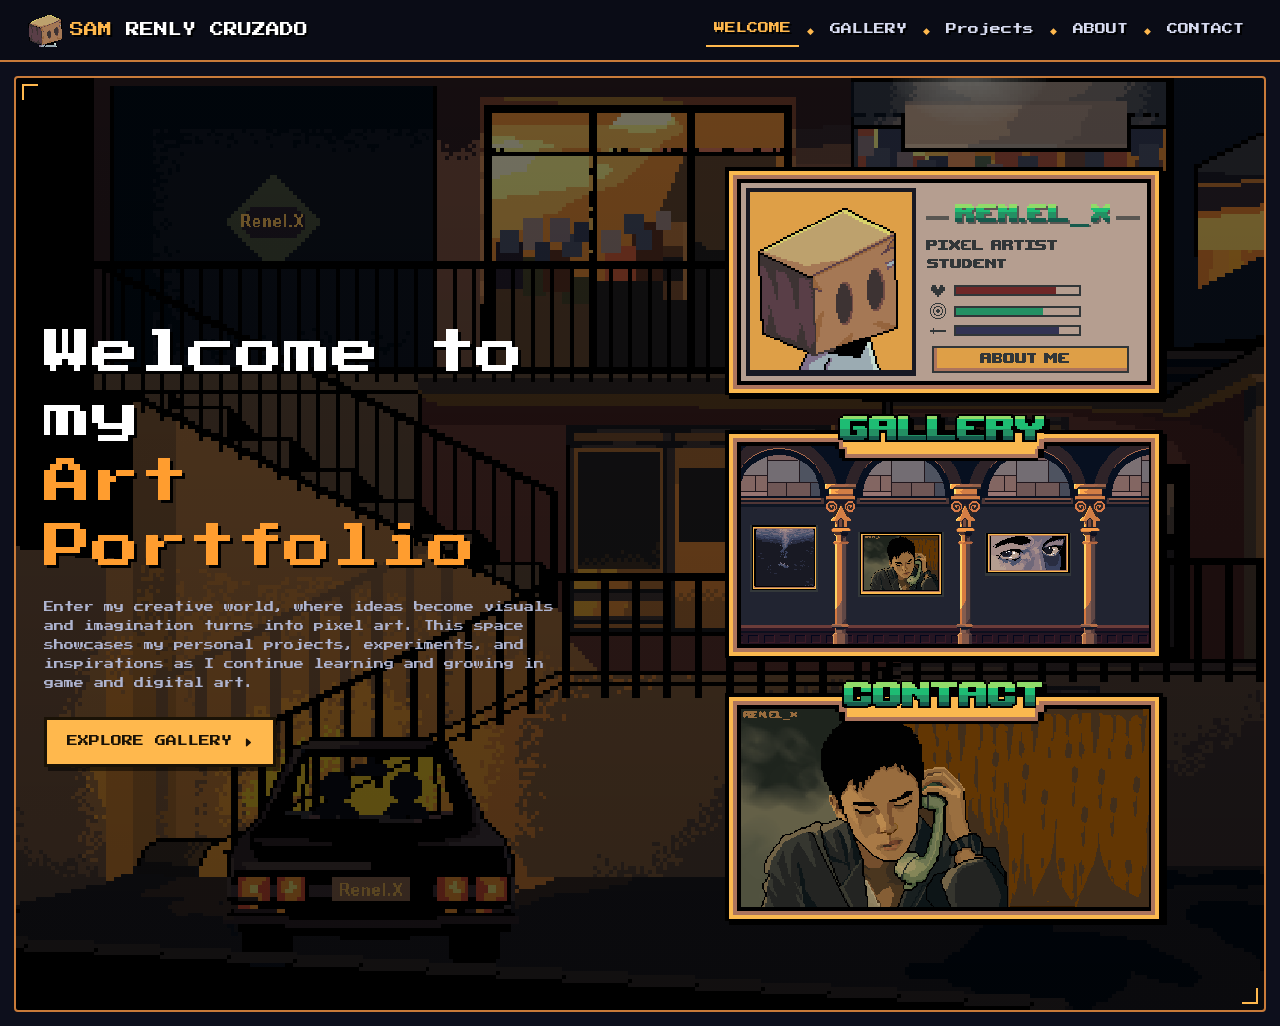
<file: index.html>
<!doctype html>
<html lang="en">

<head>
  <meta charset="utf-8">
  <meta name="viewport" content="width=device-width, initial-scale=1">
  <title>Pixel Portfolio</title>


  <link href="https://cdn.jsdelivr.net/npm/bootstrap@5.3.8/dist/css/bootstrap.min.css" rel="stylesheet">

  <link href="https://cdn.jsdelivr.net/npm/bootstrap-icons@1.11.3/font/bootstrap-icons.css" rel="stylesheet">

  <link href="https://fonts.googleapis.com/css2?family=Press+Start+2P&display=swap" rel="stylesheet">

  <link rel="stylesheet" href="css/index.css">
  
    <link rel="icon" type="image/svg" href="Uploads/Charactersmol.gif">
</head>

<body>


  <nav class="navbar navbar-expand-lg navbar-dark site-nav px-3">
    <div class="container-fluid">
      <a class="navbar-brand d-flex align-items-center gap-2" href="index.html">
        <img src="Uploads/Charactersmol.gif" class="brand-sprite" alt="">
        <span><span class="accent">SAM</span> RENLY CRUZADO</span>
      </a>

      <button class="navbar-toggler" type="button" data-bs-toggle="collapse" data-bs-target="#nav" aria-controls="nav"
        aria-expanded="false" aria-label="Toggle navigation">
        <span class="navbar-toggler-icon"></span>
      </button>

      <div class="collapse navbar-collapse justify-content-end" id="nav">
        <ul class="navbar-nav align-items-lg-center gap-2 text-center">
          <li class="nav-item"><a class="nav-link active" aria-current="page" href="index.html">WELCOME</a></li>
          <li class="nav-sep d-none d-lg-block">◆</li>
          <li class="nav-item"><a class="nav-link" href="gallery.html">GALLERY</a></li>
          <li class="nav-sep d-none d-lg-block">◆</li>
          <li class="nav-item"><a class="nav-link" href="projects.html">Projects</a></li>
          <li class="nav-sep d-none d-lg-block">◆</li>
          <li class="nav-item"><a class="nav-link" href="about.html">ABOUT</a></li>
          <li class="nav-sep d-none d-lg-block">◆</li>
          <li class="nav-item"><a class="nav-link" href="contact.html">CONTACT</a></li>
        </ul>
      </div>
    </div>
  </nav>

  <section class="section hero">
    <div class="row align-items-center min-vh-100 g-4 text-center text-lg-start">

      <div class="col-12 col-lg-6">
        <h1>
          <span class="welcome-label">Welcome to my</span>
          <span class="title-accent">Art Portfolio</span>
        </h1>
        <p class="small-text mb-4" style="max-width:520px;">
          Enter my creative world, where ideas become visuals and imagination turns into pixel art.
          This space showcases my personal projects, experiments, and inspirations as I continue learning
          and growing in game and digital art.
        </p>
        <a href="gallery.html" class="pixel-btn">EXPLORE GALLERY <i class="bi bi-caret-right-fill"></i></a>
      </div>

  
      <div class="col-12 col-lg-6">
        <div class="d-flex flex-column align-items-center gap-3">

          <a href="about.html" class="menu-btn w-75">
            <img src="Uploads/about me1.gif" class="img-fluid" alt="About Me">
          </a>

          <a href="gallery.html" class="menu-btn w-75">
            <img src="Uploads/Gallery.png" class="img-fluid" alt="Gallery">
          </a>

          <a href="contact.html" class="menu-btn w-75">
            <img src="Uploads/Contact.png" class="img-fluid" alt="Contact">
          </a>

        </div>
      </div>

    </div>
  </section>

  <script src="https://cdn.jsdelivr.net/npm/bootstrap@5.3.8/dist/js/bootstrap.bundle.min.js"></script>

</body>

</html>
</file>
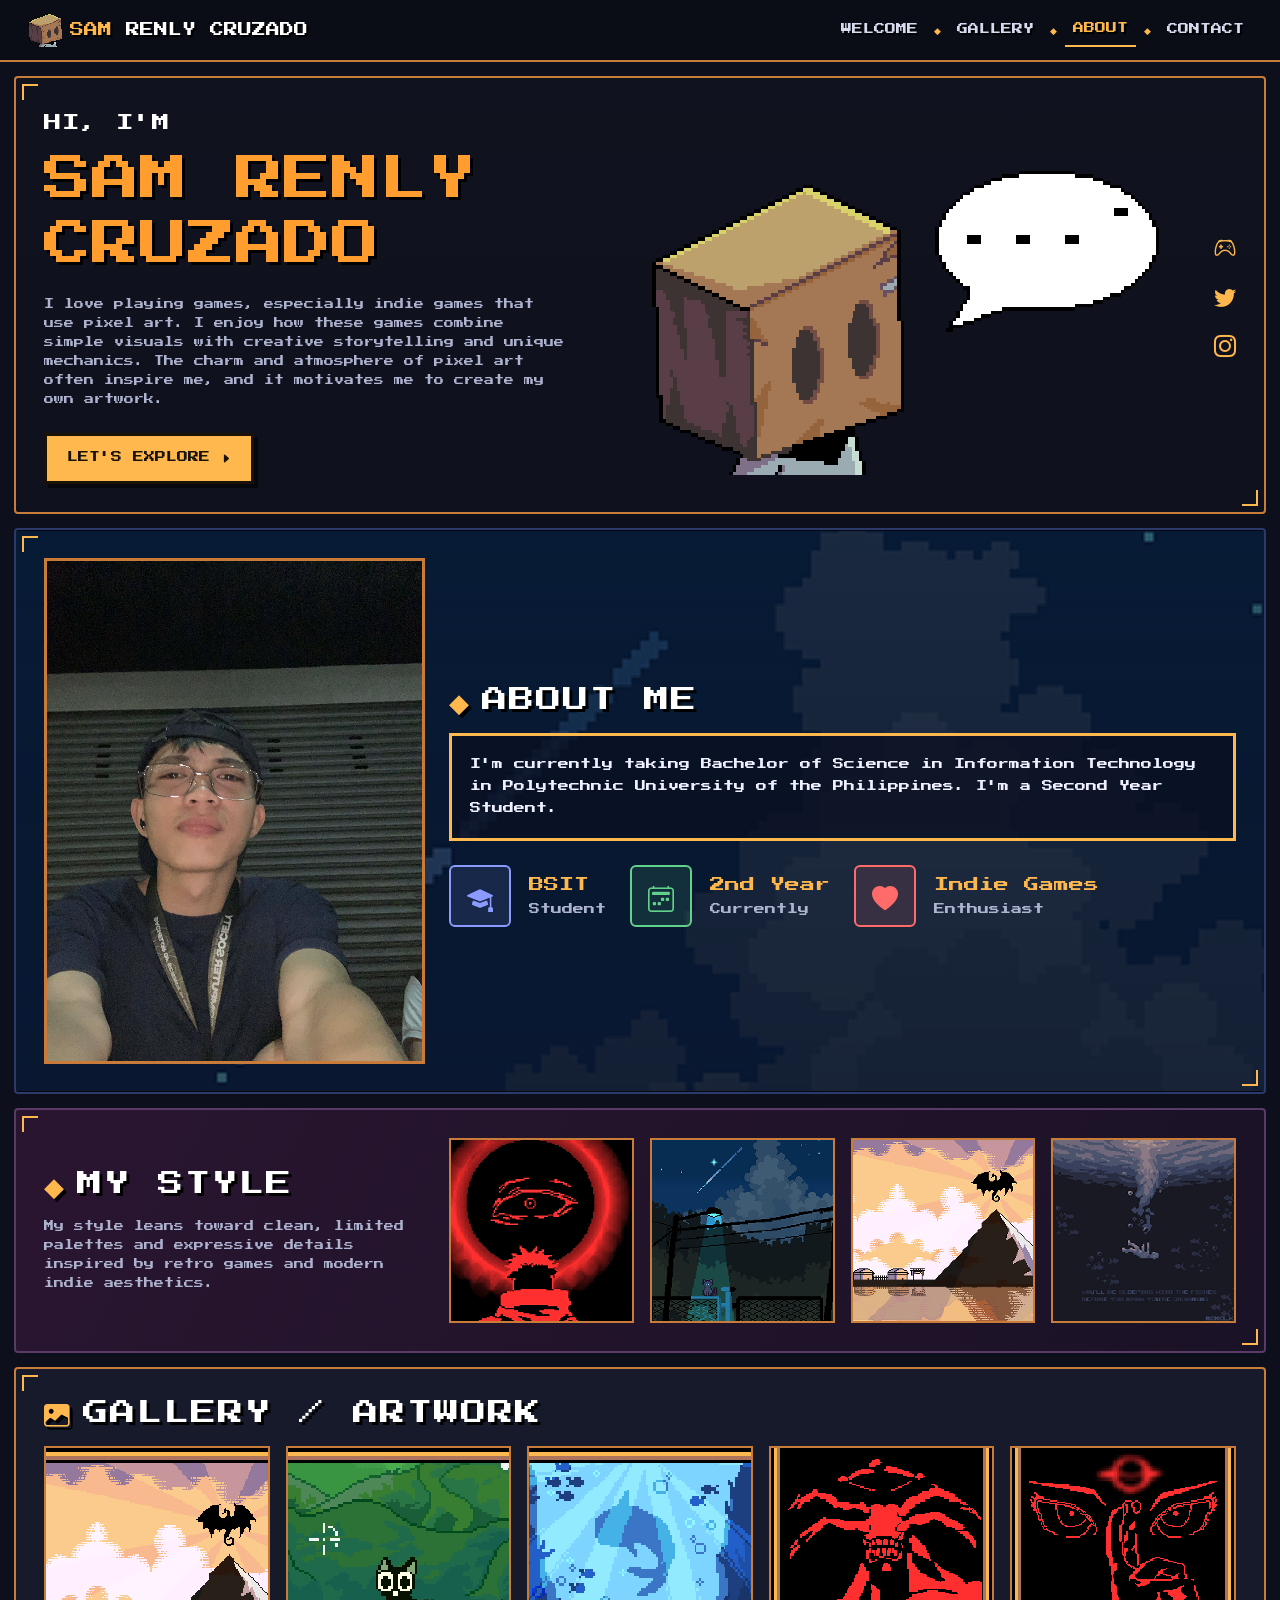
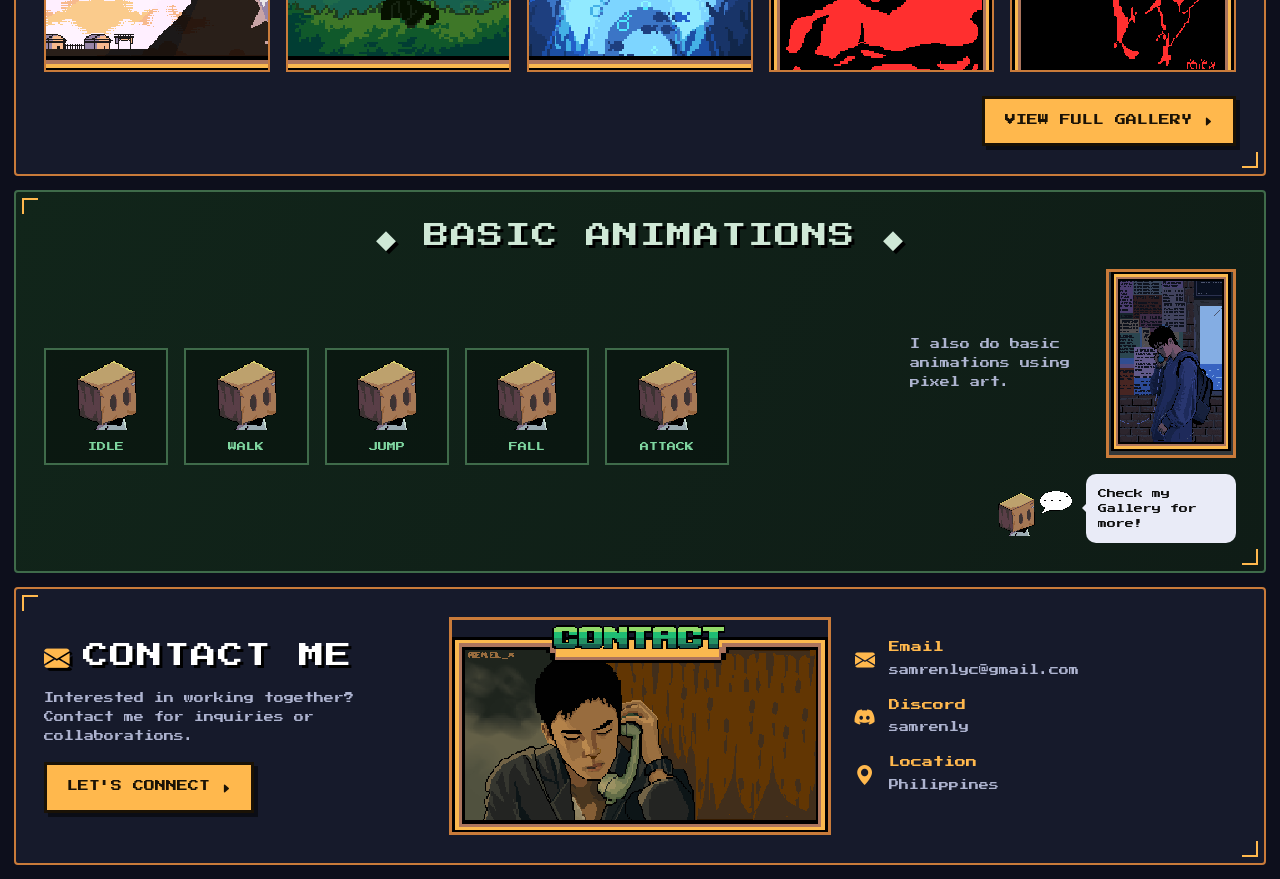
<file: about-new.html>
<!doctype html>
<html lang="en">

<head>
  <meta charset="utf-8">
  <meta name="viewport" content="width=device-width, initial-scale=1">
  <title>About</title>

  <!-- Bootstrap -->
  <link href="https://cdn.jsdelivr.net/npm/bootstrap@5.3.8/dist/css/bootstrap.min.css" rel="stylesheet">
  <!-- Bootstrap Icons -->
  <link href="https://cdn.jsdelivr.net/npm/bootstrap-icons@1.11.3/font/bootstrap-icons.css" rel="stylesheet">
  <!-- Pixel Font -->
  <link href="https://fonts.googleapis.com/css2?family=Press+Start+2P&display=swap" rel="stylesheet">

  <link rel="stylesheet" href="css/about-new.css">
</head>

<body>

  <!-- ===================== NAVBAR ===================== -->
  <nav class="navbar navbar-expand-lg navbar-dark site-nav px-3">
    <div class="container-fluid">
      <a class="navbar-brand d-flex align-items-center gap-2" href="index.html">
        <img src="Uploads/Charactersmol.gif" class="brand-sprite" alt="">
        <span><span class="accent">SAM</span> RENLY CRUZADO</span>
      </a>

      <button class="navbar-toggler" type="button" data-bs-toggle="collapse" data-bs-target="#nav" aria-controls="nav"
        aria-expanded="false" aria-label="Toggle navigation">
        <span class="navbar-toggler-icon"></span>
      </button>

      <div class="collapse navbar-collapse justify-content-end" id="nav">
        <ul class="navbar-nav align-items-lg-center gap-2 text-center">
          <li class="nav-item"><a class="nav-link" href="index.html">WELCOME</a></li>
          <li class="nav-sep d-none d-lg-block">◆</li>
          <li class="nav-item"><a class="nav-link" href="gallery.html">GALLERY</a></li>
          <li class="nav-sep d-none d-lg-block">◆</li>
          <li class="nav-item"><a class="nav-link active" aria-current="page" href="about-new.html">ABOUT</a></li>
          <li class="nav-sep d-none d-lg-block">◆</li>
          <li class="nav-item"><a class="nav-link" href="#contact">CONTACT</a></li>
        </ul>
      </div>
    </div>
  </nav>

  <!-- ===================== HERO ===================== -->
  <section class="section hero">
    <div class="row align-items-center g-4">
      <div class="col-12 col-lg-6">
        <p class="hi mb-2">HI, I'M</p>
        <h1><span class="name">SAM RENLY</span><span class="name">CRUZADO</span></h1>
        <p class="small-text mb-4" style="max-width:520px;">
          I love playing games, especially indie games that use pixel art. I enjoy how these games
          combine simple visuals with creative storytelling and unique mechanics. The charm and
          atmosphere of pixel art often inspire me, and it motivates me to create my own artwork.
        </p>
        <a href="gallery.html" class="pixel-btn">LET'S EXPLORE <i class="bi bi-caret-right-fill"></i></a>
      </div>

      <div class="col-12 col-lg-6">
        <div class="d-flex align-items-stretch gap-3">
          <div class="hero-art flex-grow-1">

          </div>
          <div class="social-rail d-flex flex-column justify-content-center">
            <a href="#" aria-label="Games"><i class="bi bi-controller"></i></a>
            <a href="#" aria-label="Twitter"><i class="bi bi-twitter"></i></a>
            <a href="#" aria-label="Instagram"><i class="bi bi-instagram"></i></a>
          </div>
        </div>
      </div>
    </div>
  </section>

  <!-- ===================== ABOUT ME ===================== -->
  <section class="section about">
    <div class="row align-items-center g-4">
      <div class="col-12 col-md-4">
        <img src="Uploads/Profile.jpeg" class="train-img" alt="Night train">
      </div>

      <div class="col-12 col-md-8">
        <h2 class="heading"><span class="diamond">◆</span> ABOUT ME</h2>
        <div class="dialog-box mb-4">
          I'm currently taking Bachelor of Science in Information Technology in
          Polytechnic University of the Philippines. I'm a Second Year Student.
        </div>

        <!-- Stats row — now below the about text -->
        <div class="d-flex flex-wrap gap-4">
          <div class="stat">
            <span class="tile t1"><i class="bi bi-mortarboard-fill"></i></span>
            <div>
              <div class="s-title">BSIT</div>
              <div class="s-sub">Student</div>
            </div>
          </div>
          <div class="stat">
            <span class="tile t2"><i class="bi bi-calendar2-week"></i></span>
            <div>
              <div class="s-title">2nd Year</div>
              <div class="s-sub">Currently</div>
            </div>
          </div>
          <div class="stat">
            <span class="tile t3"><i class="bi bi-heart-fill"></i></span>
            <div>
              <div class="s-title">Indie Games</div>
              <div class="s-sub">Enthusiast</div>
            </div>
          </div>
        </div>
      </div>

    </div>
  </section>

  <!-- ===================== MY STYLE ===================== -->
  <section class="section style">
    <div class="row align-items-center g-4">
      <div class="col-12 col-lg-4">
        <h2 class="heading"><span class="diamond">◆</span> MY STYLE</h2>
        <p class="small-text mb-0">
          My style leans toward clean, limited palettes and expressive details inspired by
          retro games and modern indie aesthetics.
        </p>
      </div>
      <div class="col-12 col-lg-8">
        <div class="row g-3 style-grid">
          <div class="col-6 col-md-3"><img src="Uploads/JJK 1.png" alt="Artwork"></div>
          <div class="col-6 col-md-3"><img src="Uploads/shooting_star 1&2 2.png" alt="Artwork"></div>
          <div class="col-6 col-md-3"><img src="Uploads/mountain dragon 1.png" alt="Artwork"></div>
          <div class="col-6 col-md-3"><img src="Uploads/drowning-2 1.png" alt="Artwork"></div>
        </div>
      </div>
    </div>
  </section>

  <!-- ===================== GALLERY / ARTWORK ===================== -->
  <section class="section gallery">
    <h2 class="heading"><i class="bi bi-image-fill"></i> GALLERY / ARTWORK</h2>
    <div class="row g-3 gallery-grid">
      <div class="col-6 col-md-4 col-lg"><img src="Uploads/port10.png" class="g-item" alt="Artwork"></div>
      <div class="col-6 col-md-4 col-lg"><img src="Uploads/port9.gif" class="g-item" alt="Artwork"></div>
      <div class="col-6 col-md-4 col-lg"><img src="Uploads/port12.png" class="g-item" alt="Artwork"></div>
      <div class="col-6 col-md-4 col-lg"><img src="Uploads/port15.png" class="g-item" alt="Artwork"></div>
      <div class="col-6 col-md-4 col-lg"><img src="Uploads/port16.png" class="g-item" alt="Artwork"></div>
    </div>
    <div class="text-end mt-4">
      <a href="gallery.html" class="pixel-btn">VIEW FULL GALLERY <i class="bi bi-caret-right-fill"></i></a>
    </div>
  </section>

  <!-- ===================== BASIC ANIMATIONS ===================== -->
  <section class="section anim">
    <h2 class="heading text-center justify-content-center">◆ BASIC ANIMATIONS ◆</h2>
    <div class="row g-4 align-items-center">
      <div class="col-12 col-lg-7">
        <div class="row g-3 row-cols-5">
          <div class="col">
            <div class="anim-frame"><img src="Uploads/Charactersmol.gif" alt="">
              <div class="anim-label">IDLE</div>
            </div>
          </div>
          <div class="col">
            <div class="anim-frame"><img src="Uploads/Charactersmol.gif" alt="">
              <div class="anim-label">WALK</div>
            </div>
          </div>
          <div class="col">
            <div class="anim-frame"><img src="Uploads/Charactersmol.gif" alt="">
              <div class="anim-label">JUMP</div>
            </div>
          </div>
          <div class="col">
            <div class="anim-frame"><img src="Uploads/Charactersmol.gif" alt="">
              <div class="anim-label">FALL</div>
            </div>
          </div>
          <div class="col">
            <div class="anim-frame"><img src="Uploads/Charactersmol.gif" alt="">
              <div class="anim-label">ATTACK</div>
            </div>
          </div>
        </div>
      </div>
      <div class="col-12 col-lg-5">
        <div class="d-flex align-items-center gap-3 flex-wrap justify-content-lg-end">
          <p class="small-text mb-0" style="max-width:180px;">I also do basic animations using pixel art.</p>
          <img src="Uploads/port2.gif" alt="Animation" style="width:130px;border:3px solid var(--line);">
          <div class="d-flex align-items-center gap-2">
            <img src="Uploads/Character.gif" style="width:80px;" alt="">
            <div class="speech">Check my Gallery for more!</div>
          </div>
        </div>
      </div>
    </div>
  </section>

  <!-- ===================== CONTACT ===================== -->
  <section class="section contact" id="contact">
    <div class="row align-items-center g-4">
      <div class="col-12 col-lg-4">
        <h2 class="heading"><i class="bi bi-envelope-fill"></i> CONTACT ME</h2>
        <p class="small-text">Interested in working together?<br>Contact me for inquiries or collaborations.</p>
        <a href="contact.html" class="pixel-btn">LET'S CONNECT <i class="bi bi-caret-right-fill"></i></a>
      </div>
      <div class="col-12 col-lg-4 text-center">
        <img src="Uploads/Contact.png" class="contact-img" alt="Contact">
      </div>
      <div class="col-12 col-lg-4">
        <div class="cinfo">
          <i class="bi bi-envelope-fill"></i>
          <div>
            <div class="c-title">Email</div>
            <div class="c-sub">samrenlyc@gmail.com</div>
          </div>
        </div>
        <div class="cinfo">
          <i class="bi bi-discord"></i>
          <div>
            <div class="c-title">Discord</div>
            <div class="c-sub">samrenly</div>
          </div>
        </div>
        <div class="cinfo">
          <i class="bi bi-geo-alt-fill"></i>
          <div>
            <div class="c-title">Location</div>
            <div class="c-sub">Philippines</div>
          </div>
        </div>
      </div>
    </div>
  </section>

  <!-- ===================== FOOTER ===================== -->


  <script src="https://cdn.jsdelivr.net/npm/bootstrap@5.3.8/dist/js/bootstrap.bundle.min.js"></script>
</body>

</html>
</file>
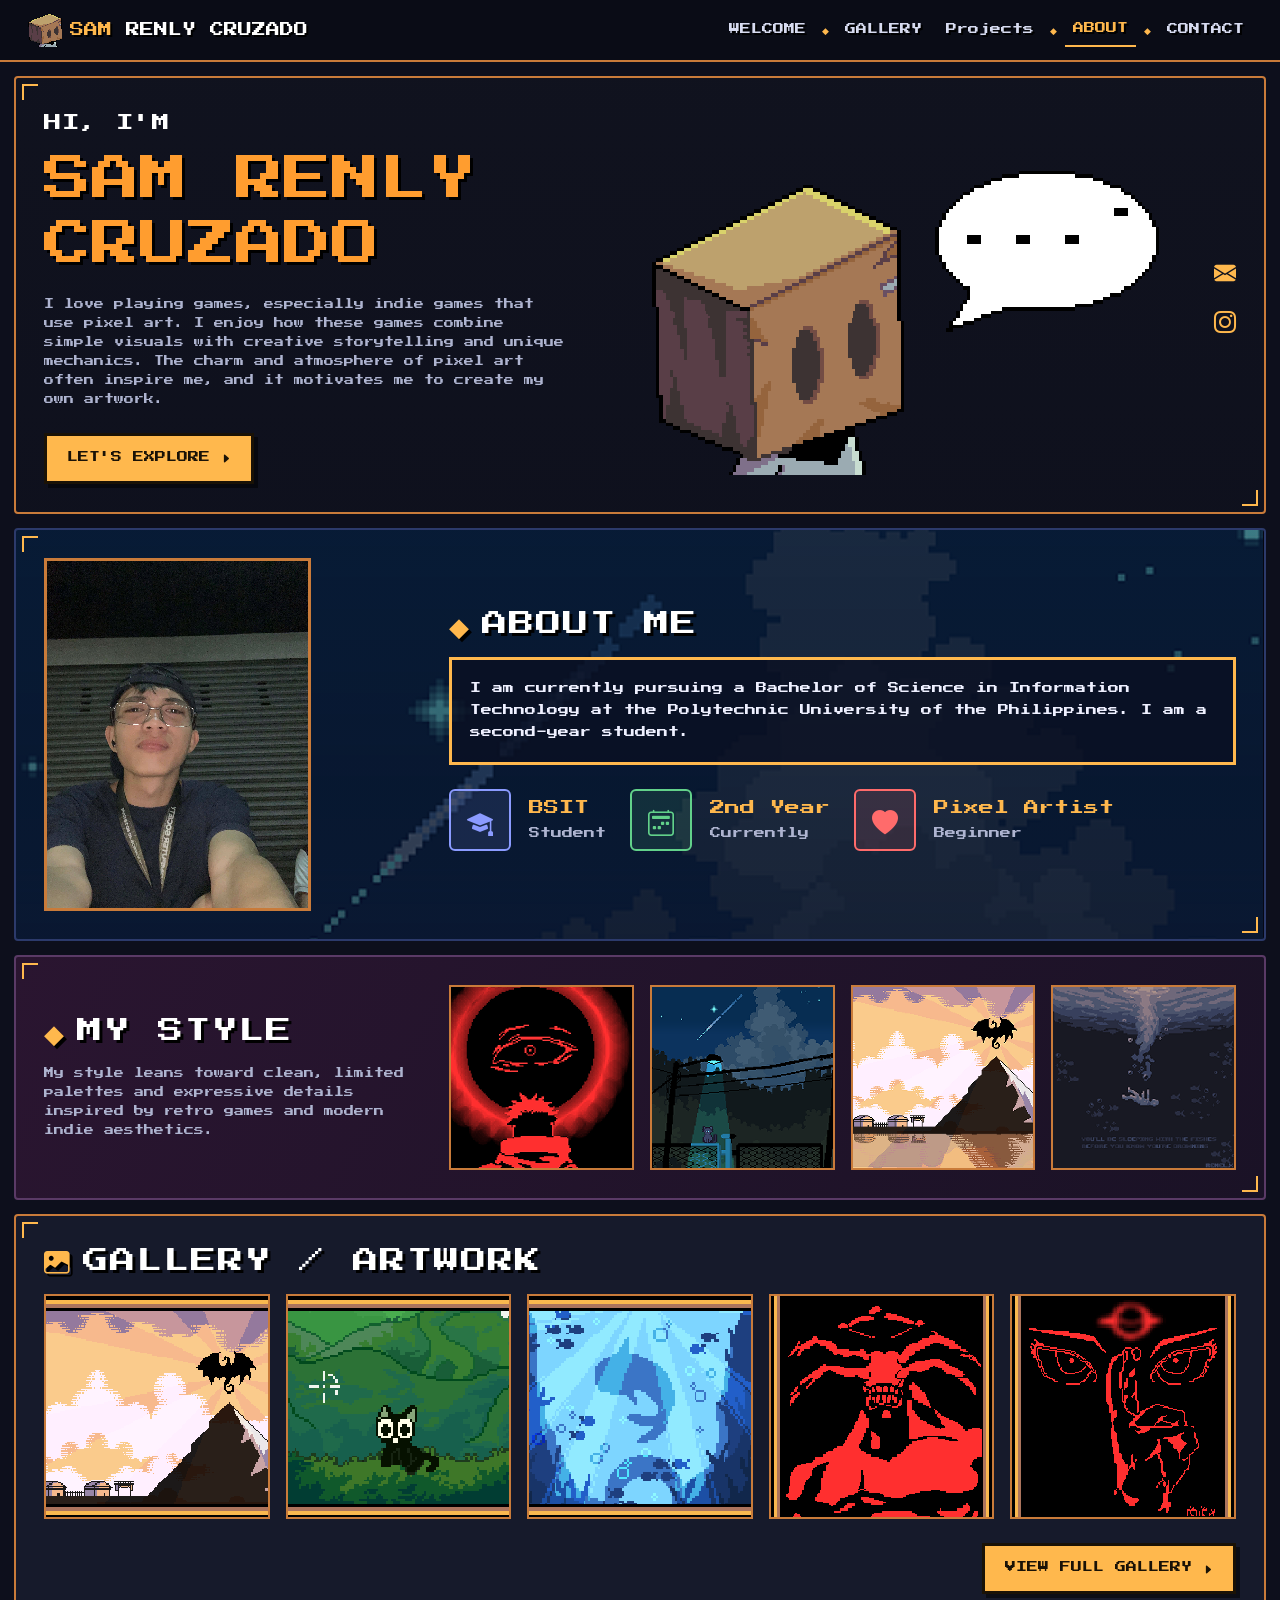
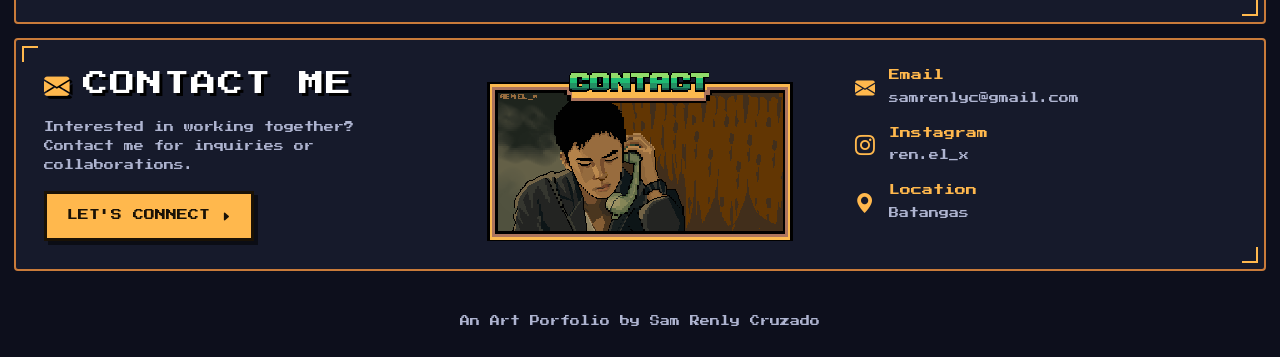
<file: about.html>
<!doctype html>
<html lang="en">

<head>
  <meta charset="utf-8">
  <meta name="viewport" content="width=device-width, initial-scale=1">
  <title>About</title>


  <link href="https://cdn.jsdelivr.net/npm/bootstrap@5.3.8/dist/css/bootstrap.min.css" rel="stylesheet">

  <link href="https://cdn.jsdelivr.net/npm/bootstrap-icons@1.11.3/font/bootstrap-icons.css" rel="stylesheet">

  <link href="https://fonts.googleapis.com/css2?family=Press+Start+2P&display=swap" rel="stylesheet">

  <link rel="stylesheet" href="css/about.css">
  
    <link rel="icon" type="image/svg" href="Uploads/Charactersmol.gif">
</head>

<body>


  <nav class="navbar navbar-expand-lg navbar-dark site-nav px-3">
    <div class="container-fluid">
      <a class="navbar-brand d-flex align-items-center gap-2" href="index.html">
        <img src="Uploads/Charactersmol.gif" class="brand-sprite" alt="">
        <span><span class="accent">SAM</span> RENLY CRUZADO</span>
      </a>

      <button class="navbar-toggler" type="button" data-bs-toggle="collapse" data-bs-target="#nav" aria-controls="nav"
        aria-expanded="false" aria-label="Toggle navigation">
        <span class="navbar-toggler-icon"></span>
      </button>

      <div class="collapse navbar-collapse justify-content-end" id="nav">
        <ul class="navbar-nav align-items-lg-center gap-2 text-center">
          <li class="nav-item"><a class="nav-link" href="index.html">WELCOME</a></li>
          <li class="nav-sep d-none d-lg-block">◆</li>
          <li class="nav-item"><a class="nav-link" href="gallery.html">GALLERY</a></li>
                   <li class="nav-item"><a class="nav-link" href="projects.html">Projects</a></li>
          <li class="nav-sep d-none d-lg-block">◆</li>
          <li class="nav-item"><a class="nav-link active" aria-current="page" href="about.html">ABOUT</a></li>
          <li class="nav-sep d-none d-lg-block">◆</li>
          <li class="nav-item"><a class="nav-link" href="contact.html">CONTACT</a></li>
        </ul>
      </div>
    </div>
  </nav>


  <section class="section hero">
    <div class="row align-items-center g-4">
      <div class="col-12 col-lg-6">
        <p class="hi mb-2">HI, I'M</p>
        <h1><span class="name">SAM RENLY</span><span class="name">CRUZADO</span></h1>
        <p class="small-text mb-4" style="max-width:520px;">
          I love playing games, especially indie games that use pixel art. I enjoy how these games
          combine simple visuals with creative storytelling and unique mechanics. The charm and
          atmosphere of pixel art often inspire me, and it motivates me to create my own artwork.
        </p>
        <a href="gallery.html" class="pixel-btn">LET'S EXPLORE <i class="bi bi-caret-right-fill"></i></a>
      </div>

      <div class="col-12 col-lg-6">
        <div class="d-flex align-items-stretch gap-3">
          <div class="hero-art flex-grow-1">

          </div>
          <div class="social-rail d-flex flex-column justify-content-center">
            <a href="mailto:samrenlycruzado@gmail.com" aria-label="Email"><i class="bi bi-envelope-fill"></i></a>
            <a href="https://www.instagram.com/ren.el_x" aria-label="Instagram"><i class="bi bi-instagram"></i></a>
          </div>
        </div>
      </div>
    </div>
  </section>

  <section class="section about">
    <div class="row align-items-center g-4">
      <div class="col-12 col-md-4">
        <img src="Uploads/Profile.jpeg" class="train-img" alt="Night train">
      </div>

      <div class="col-12 col-md-8">
        <h2 class="heading"><span class="diamond">◆</span> ABOUT ME</h2>
        <div class="dialog-box mb-4">
        I am currently pursuing a Bachelor of Science in Information Technology at the Polytechnic University of the Philippines. I am a second-year student.
        </div>

   
        <div class="d-flex flex-wrap gap-4">
          <div class="stat">
            <span class="tile t1"><i class="bi bi-mortarboard-fill"></i></span>
            <div>
              <div class="s-title">BSIT</div>
              <div class="s-sub">Student</div>
            </div>
          </div>
          <div class="stat">
            <span class="tile t2"><i class="bi bi-calendar2-week"></i></span>
            <div>
              <div class="s-title">2nd Year</div>
              <div class="s-sub">Currently</div>
            </div>
          </div>
          <div class="stat">
            <span class="tile t3"><i class="bi bi-heart-fill"></i></span>
            <div>
              <div class="s-title">Pixel Artist</div>
              <div class="s-sub">Beginner</div>
            </div>
          </div>
        </div>
      </div>

    </div>
  </section>


  <section class="section style">
    <div class="row align-items-center g-4">
      <div class="col-12 col-lg-4">
        <h2 class="heading"><span class="diamond">◆</span> MY STYLE</h2>
        <p class="small-text mb-0">
          My style leans toward clean, limited palettes and expressive details inspired by
          retro games and modern indie aesthetics.
        </p>
      </div>
      <div class="col-12 col-lg-8">
        <div class="row g-3 style-grid">
          <div class="col-6 col-md-3"><img src="Uploads/JJK 1.png" alt="Artwork"></div>
          <div class="col-6 col-md-3"><img src="Uploads/shooting_star 1&2 2.png" alt="Artwork"></div>
          <div class="col-6 col-md-3"><img src="Uploads/mountain dragon 1.png" alt="Artwork"></div>
          <div class="col-6 col-md-3"><img src="Uploads/drowning-2 1.png" alt="Artwork"></div>
        </div>
      </div>
    </div>
  </section>

  <section class="section gallery">
    <h2 class="heading"><i class="bi bi-image-fill"></i> GALLERY / ARTWORK</h2>
    <div class="row g-3 gallery-grid">
      <div class="col-6 col-md-4 col-lg"><img src="Uploads/port10.png" class="g-item" alt="Artwork"></div>
      <div class="col-6 col-md-4 col-lg"><img src="Uploads/port9.gif" class="g-item" alt="Artwork"></div>
      <div class="col-6 col-md-4 col-lg"><img src="Uploads/port12.png" class="g-item" alt="Artwork"></div>
      <div class="col-6 col-md-4 col-lg"><img src="Uploads/port15.png" class="g-item" alt="Artwork"></div>
      <div class="col-6 col-md-4 col-lg"><img src="Uploads/port16.png" class="g-item" alt="Artwork"></div>
    </div>
    <div class="text-end mt-4">
      <a href="gallery.html" class="pixel-btn">VIEW FULL GALLERY <i class="bi bi-caret-right-fill"></i></a>
    </div>
  </section>

  

  <section class="section contact" id="contact">
    <div class="row align-items-center g-4">
      <div class="col-12 col-lg-4">
        <h2 class="heading"><i class="bi bi-envelope-fill"></i> CONTACT ME</h2>
        <p class="small-text">Interested in working together?<br>Contact me for inquiries or collaborations.</p>
        <a href="contact.html" class="pixel-btn">LET'S CONNECT <i class="bi bi-caret-right-fill"></i></a>
      </div>
      <div class="col-12 col-lg-4 text-center">
         <a href="contact.html" >
        <img src="Uploads/Contact.png" class="contact-img" alt="Contact">
        </a>
      </div>

      <div class="col-12 col-lg-4">
        <div class="cinfo">
          <i class="bi bi-envelope-fill"></i>
          <div>
            <div class="c-title">Email</div>
            <div class="c-sub">samrenlyc@gmail.com</div>
          </div>
        </div>
        <div class="cinfo">
          <i class="bi bi-instagram"></i>
          <div>
            <div class="c-title">Instagram</div>
            <div class="c-sub">ren.el_x</div>
          </div>
        </div>
        <div class="cinfo">
          <i class="bi bi-geo-alt-fill"></i>
          <div>
            <div class="c-title">Location</div>
            <div class="c-sub">Batangas</div>
          </div>
        </div>
      </div>
    </div>
  </section>


  <footer class="site-footer">
    An Art Porfolio by Sam Renly Cruzado
  </footer>

  <script src="https://cdn.jsdelivr.net/npm/bootstrap@5.3.8/dist/js/bootstrap.bundle.min.js"></script>
</body>

</html>
</file>
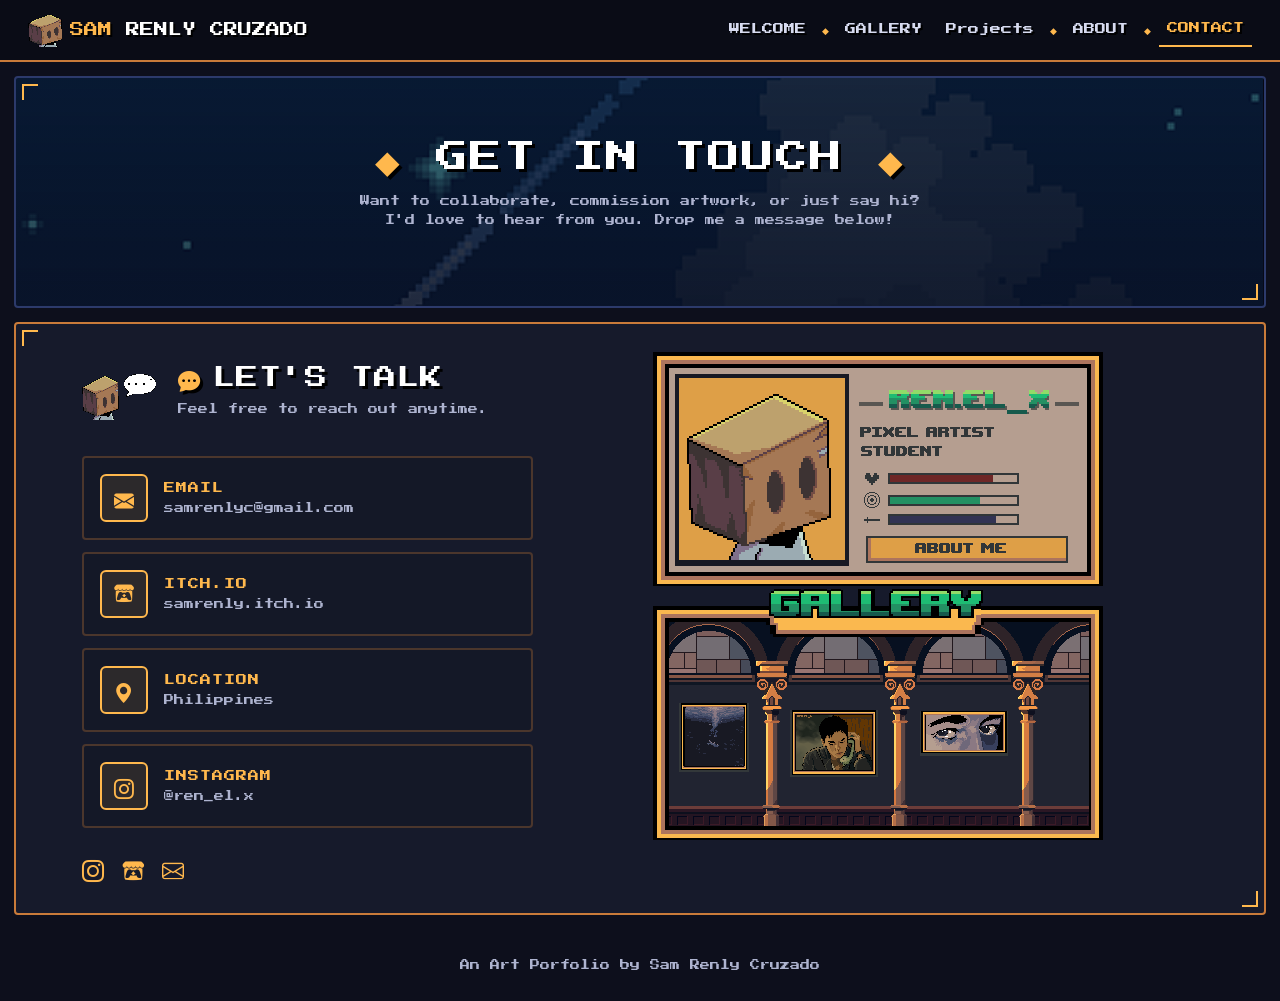
<file: contact.html>
<!doctype html>
<html lang="en">

<head>
  <meta charset="utf-8">
  <meta name="viewport" content="width=device-width, initial-scale=1">
  <title>Contact</title>


  <link href="https://cdn.jsdelivr.net/npm/bootstrap@5.3.8/dist/css/bootstrap.min.css" rel="stylesheet">

  <link href="https://cdn.jsdelivr.net/npm/bootstrap-icons@1.11.3/font/bootstrap-icons.css" rel="stylesheet">

  <link href="https://fonts.googleapis.com/css2?family=Press+Start+2P&display=swap" rel="stylesheet">

  <link rel="stylesheet" href="https://cdnjs.cloudflare.com/ajax/libs/font-awesome/6.7.2/css/all.min.css">

  <link rel="stylesheet" href="css/contact.css">

    <link rel="icon" type="image/svg" href="Uploads/Charactersmol.gif">
</head>

<body>

  <nav class="navbar navbar-expand-lg navbar-dark site-nav px-3">
    <div class="container-fluid">
      <a class="navbar-brand d-flex align-items-center gap-2" href="index.html">
        <img src="Uploads/Charactersmol.gif" class="brand-sprite" alt="">
        <span><span class="accent">SAM</span> RENLY CRUZADO</span>
      </a>

      <button class="navbar-toggler" type="button" data-bs-toggle="collapse" data-bs-target="#nav" aria-controls="nav"
        aria-expanded="false" aria-label="Toggle navigation">
        <span class="navbar-toggler-icon"></span>
      </button>

      <div class="collapse navbar-collapse justify-content-end" id="nav">
        <ul class="navbar-nav align-items-lg-center gap-2 text-center">
          <li class="nav-item"><a class="nav-link" href="index.html">WELCOME</a></li>
          <li class="nav-sep d-none d-lg-block">◆</li>
          <li class="nav-item"><a class="nav-link" href="gallery.html">GALLERY</a></li>
                    <li class="nav-item"><a class="nav-link" href="projects.html">Projects</a></li>
          <li class="nav-sep d-none d-lg-block">◆</li>
          <li class="nav-item"><a class="nav-link" href="about.html">ABOUT</a></li>
          <li class="nav-sep d-none d-lg-block">◆</li>
          <li class="nav-item"><a class="nav-link active" aria-current="page" href="contact.html">CONTACT</a></li>
        </ul>
      </div>
    </div>
  </nav>


  <section class="section hero-banner text-center">
    <div class="container">
      <h1 class="banner-title">
        <span class="diamond">◆</span> GET IN TOUCH <span class="diamond">◆</span>
      </h1>
      <p class="small-text mx-auto" style="max-width:560px;">
        Want to collaborate, commission artwork, or just say hi?
        I'd love to hear from you. Drop me a message below!
      </p>
    </div>
  </section>


  <section class="section contact-main">
    <div class="container">
      <div class="row g-4 align-items-stretch">


        <div class="col-12 col-lg-5">

          <div class="d-flex align-items-center gap-3 mb-4">
            <img src="Uploads/Character.gif" class="contact-sprite" alt="">
            <div>
              <h2 class="heading mb-0"><i class="bi bi-chat-dots-fill"></i> LET'S TALK</h2>
              <p class="small-text mb-0 mt-2">Feel free to reach out anytime.</p>
            </div>
          </div>


           <a href="mailto:samrenlycruzado@gmail.com" aria-label="Email" class="text-decoration-none">
          <div class="info-card">
            <span class="info-icon"><i class="bi bi-envelope-fill"></i></span>
            <div>
              <div class="info-label">EMAIL</div>
              <div class="info-value">samrenlyc@gmail.com</div>
            </div>
          </div>
</a>


          <a href="https://renel-x.itch.io/" aria-label="ITCH.IO" class="text-decoration-none">
            <div class="info-card">
              <span class="info-icon">
                <i class="fa-brands fa-itch-io"></i>
              </span>
              <div>
                <div class="info-label">ITCH.IO</div>
                <div class="info-value">samrenly.itch.io</div>
              </div>
            </div>
          </a>


          <div class="info-card">
            <span class="info-icon"><i class="bi bi-geo-alt-fill"></i></span>
            <div>
              <div class="info-label">LOCATION</div>
              <div class="info-value">Philippines</div>
            </div>
          </div>

          <a href="https://www.instagram.com/ren.el_x" aria-label="Instagram" class="text-decoration-none">
            <div class="info-card">
              <span class="info-icon"><i class="bi bi-instagram"></i></span>
              <div>

                <div class="info-label">INSTAGRAM</div>
                <div class="info-value">@ren_el.x</div>
              </div>
            </div>
          </a>

          <div class="social-bar mt-4">
            <a href="https://www.instagram.com/ren.el_x" aria-label="Instagram"><i class="bi bi-instagram"></i></a>
            <a href="https://renel-x.itch.io/" aria-label="Itch.io"><i class="fa-brands fa-itch-io"></i></a>
            <a href="mailto:samrenlyc@gmail.com" aria-label="Email"><i class="bi bi-envelope"></i></a>
          </div>

        </div>

        <div class="col-12 col-lg-7 text-center">
          <a href="about.html" class="menu-btn w-75">
            <img src="Uploads/about me1.gif" class="img-fluid" alt="About Me">
          </a>

          <a href="gallery.html" class="menu-btn w-75">
            <img src="Uploads/Gallery.png" class="img-fluid" alt="Gallery">
          </a>
        </div>
      </div>
    </div>
  </section>


  <footer class="site-footer">
    An Art Porfolio by Sam Renly Cruzado
  </footer>

  <script src="https://cdn.jsdelivr.net/npm/bootstrap@5.3.8/dist/js/bootstrap.bundle.min.js"></script>

</body>

</html>
</file>
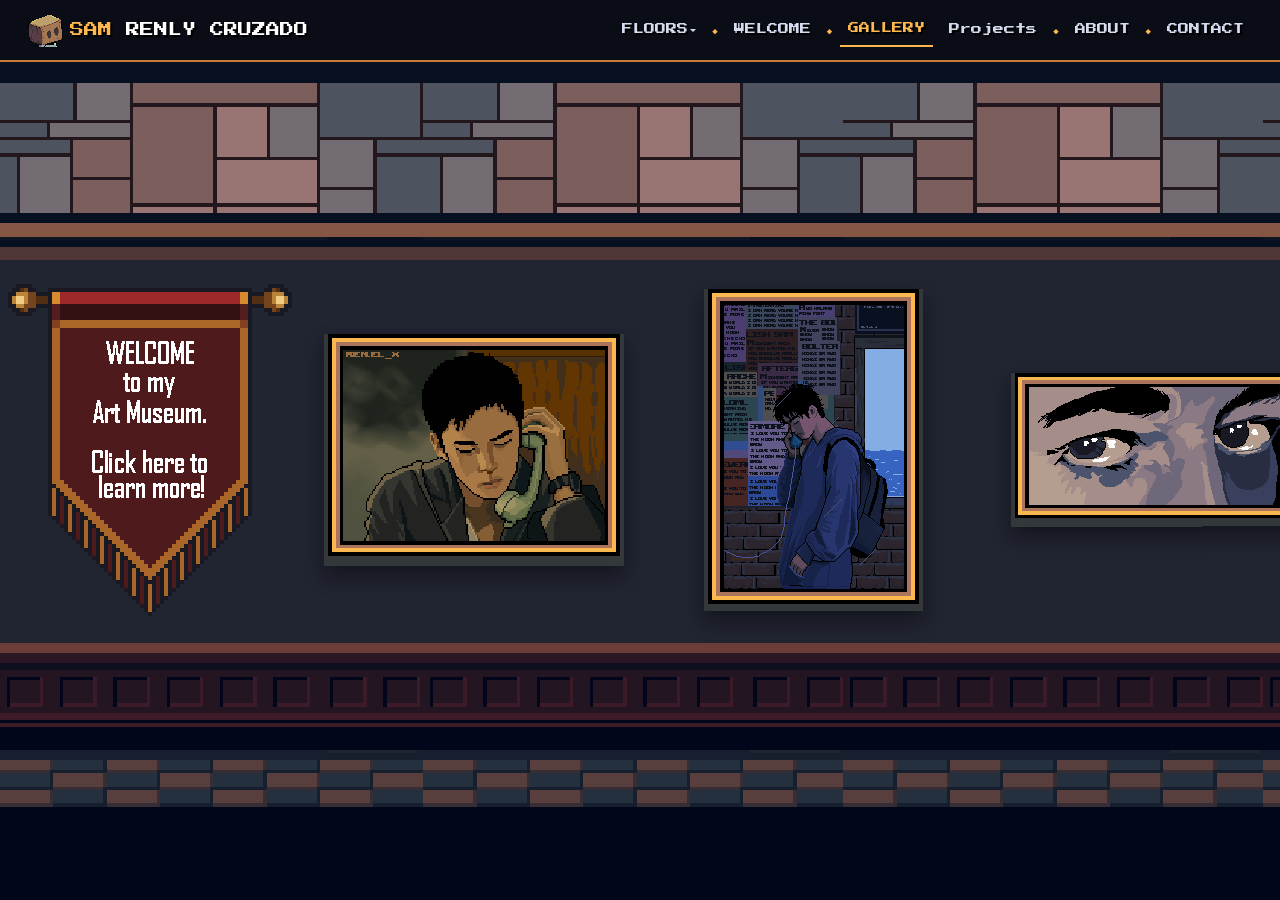
<file: gallery.html>
<!doctype html>
<html lang="en">

<head>
  <meta charset="utf-8">
  <meta name="viewport" content="width=device-width, initial-scale=1">
  <title>Gallery — 1st Floor</title>


  <link href="https://cdn.jsdelivr.net/npm/bootstrap@5.3.8/dist/css/bootstrap.min.css" rel="stylesheet">

  <link href="https://cdn.jsdelivr.net/npm/bootstrap-icons@1.11.3/font/bootstrap-icons.css" rel="stylesheet">

  <link href="https://fonts.googleapis.com/css2?family=Press+Start+2P&display=swap" rel="stylesheet">

  <link rel="stylesheet" href="css/gallery.css">

  
    <link rel="icon" type="image/svg" href="Uploads/Charactersmol.gif">
</head>

<body>

  <nav class="navbar navbar-expand-lg navbar-dark site-nav fixed-top px-3">
    <div class="container-fluid">
      <a class="navbar-brand d-flex align-items-center gap-2" href="index.html">
        <img src="Uploads/Charactersmol.gif" class="brand-sprite" alt="">
        <span><span class="accent">SAM</span> RENLY CRUZADO</span>
      </a>

      <button class="navbar-toggler" type="button" data-bs-toggle="collapse" data-bs-target="#nav" aria-controls="nav"
        aria-expanded="false" aria-label="Toggle navigation">
        <span class="navbar-toggler-icon"></span>
      </button>

      <div class="collapse navbar-collapse justify-content-end" id="nav">
        <ul class="navbar-nav align-items-lg-center gap-2 text-center">

          <li class="nav-item dropdown">
            <a class="nav-link dropdown-toggle" href="#" data-bs-toggle="dropdown">FLOORS</a>
            <ul class="dropdown-menu">
              <li><a class="dropdown-item active" href="gallery.html">1st Floor</a></li>
              <li><a class="dropdown-item" href="gallery2.html">2nd Floor</a></li>
              <li><a class="dropdown-item" href="gallery3.html">3rd Floor</a></li>
            </ul>
          </li>

          <li class="nav-sep d-none d-lg-block">◆</li>
          <li class="nav-item"><a class="nav-link" href="index.html">WELCOME</a></li>
          <li class="nav-sep d-none d-lg-block">◆</li>
          <li class="nav-item"><a class="nav-link active" aria-current="page" href="gallery.html">GALLERY</a></li>
                    <li class="nav-item"><a class="nav-link" href="projects.html">Projects</a></li>
          <li class="nav-sep d-none d-lg-block">◆</li>
          <li class="nav-item"><a class="nav-link" href="about.html">ABOUT</a></li>
          <li class="nav-sep d-none d-lg-block">◆</li>
          <li class="nav-item"><a class="nav-link" href="contact.html">CONTACT</a></li>
        </ul>
      </div>
    </div>
  </nav>


  <div class="world-wrapper">
    <div class="world d-flex align-items-center flex-nowrap" style="width: 2900px;">

      <button class="btn mx-2 mx-md-2 p-0 border-0" data-bs-toggle="modal" data-bs-target="#floorModal">
        <img src="Uploads/Banner.png" class="img-fluid banner-img" alt="Banner">
      </button>

      <button class="btn world-item mx-2 mx-md-3 p-2 border-0" data-bs-toggle="modal" data-bs-target="#imageModal"
        data-img="Uploads/port1.png" data-title="Call me, Birdy" data-artist="Sam Renly Cruzado" data-year="2026"
        data-style="Pixel Art">
        <img src="Uploads/port1.png" class="img-fluid banner-img" alt="">
      </button>

      <button class="btn world-item mx-5 mx-md-5 p-2 border-0" data-bs-toggle="modal" data-bs-target="#imageModal"
        data-img="Uploads/port2.gif" data-title="The Other End" data-artist="Sam Renly Cruzado" data-year="2026"
        data-style="Pixel Art">
        <img src="Uploads/port2.gif" class="img-fluid banner-img" alt="">
      </button>

      <button class="btn world-item mx-4 mx-md-4 p-2 border-0" data-bs-toggle="modal" data-bs-target="#imageModal"
        data-img="Uploads/port3.png" data-title="Am I allowed to cry?" data-description=""
        data-artist="Sam Renly Cruzado" data-year="2026" data-style="Pixel Art">
        <img src="Uploads/port3.png" class="img-fluid banner-img" alt="">
      </button>

      <button class="btn world-item mx-4 mx-md-4 p-0 border-0" data-bs-toggle="modal" data-bs-target="#imageModal"
        data-img="Uploads/port4.png" data-title="Lifetime" data-description="" data-artist="Sam Renly Cruzado"
        data-year="2026" data-style="Pixel Art">
        <img src="Uploads/port4.png" class="img-fluid banner-img" alt="">
      </button>

      <button class="btn world-item mx-5 mx-md-5 p-2 border-0" data-bs-toggle="modal" data-bs-target="#imageModal"
        data-img="Uploads/port5.png" data-title="Midnight Shade I" data-description="" data-artist="Sam Renly Cruzado"
        data-year="2026" data-style="Pixel Art">
        <img src="Uploads/port5.png" class="img-fluid banner-img" alt="">
      </button>

      <button class="btn world-item mx-5 mx-md-5 p-2 border-0" data-bs-toggle="modal" data-bs-target="#imageModal"
        data-img="Uploads/port16.png" data-title="The Honored One" data-description="" data-artist="Sam Renly Cruzado"
        data-year="2026" data-style="Pixel Art">
        <img src="Uploads/port16.png" class="img-fluid banner-img" alt="">
      </button>

      <div class="floor-panel btn-group-vertical m-5">
        <button class="btn btn-floor active" type="button" id="floor1Btn">1st Floor</button>
        <button class="btn btn-floor" type="button" id="floor2Btn">2nd Floor</button>
        <button class="btn btn-floor" type="button" id="floor3Btn">3rd Floor</button>
      </div>

    </div>
  </div>

  <div id="floorTransition" class="floor-transition"></div>


  <div class="modal fade" id="imageModal" tabindex="-1" aria-hidden="true">
    <div class="modal-dialog modal-dialog-centered modal-xl">
      <div class="modal-content">

        <div class="modal-header px-4 py-3">
          <div>
            <h5 class="modal-title mb-0">Artwork Preview</h5>
            <small>Digital Exhibition Gallery</small>
          </div>
          <button type="button" class="btn-close btn-close-white" data-bs-dismiss="modal"></button>
        </div>

        <div class="modal-body px-4 pb-4">
          <div class="row g-4 align-items-start">

            <div class="col-12 col-lg-8 text-center">
              <div class="bg-black rounded-3 p-3 shadow-lg">
                <img id="modalImage" class="img-fluid rounded-3" alt="preview"
                  style="max-height: 80vh; width: 100%; object-fit: contain;">
              </div>
            </div>

            <div class="col-12 col-lg-4">
              <div class="mb-3">
                <h3 id="artTitle" class="mb-1">Artwork Title</h3>
                <p class="text-secondary mb-0 small">Featured Collection Piece</p>
              </div>
              <div class="mb-3">
                <p id="artDescription" class="small lh-lg"></p>
              </div>
              <hr>
              <div class="small">
                <div class="d-flex justify-content-between mb-2">
                  <span class="text-secondary">Artist</span>
                  <span id="artArtist">Unknown</span>
                </div>
                <div class="d-flex justify-content-between mb-2">
                  <span class="text-secondary">Year</span>
                  <span id="artYear">2026</span>
                </div>
                <div class="d-flex justify-content-between mb-2">
                  <span class="text-secondary">Style</span>
                  <span id="artStyle">Pixel Art</span>
                </div>
              </div>
              <div class="mt-4 d-flex flex-wrap gap-2">
                <span class="badge">Pixel Art</span>
                <span class="badge">Digital</span>
              </div>
            </div>

          </div>
        </div>

      </div>
    </div>
  </div>

  <div class="modal fade" id="floorModal" tabindex="-1" aria-hidden="true">
    <div class="modal-dialog modal-dialog-centered modal-lg">
      <div class="modal-content text-white border-0 rounded-4">
        <div class="modal-header border-0">
          <button type="button" class="btn-close btn-close-white" data-bs-dismiss="modal"></button>
        </div>
        <div class="modal-body p-0 text-center">
          <img src="Uploads/Characte1r.png" class="img-fluid w-100" alt="Artwork">
        </div>
      </div>
    </div>
  </div>

  <script src="https://cdn.jsdelivr.net/npm/bootstrap@5.3.8/dist/js/bootstrap.bundle.min.js"></script>
  <script src="js/gallery.js"></script>

</body>

</html>
</file>
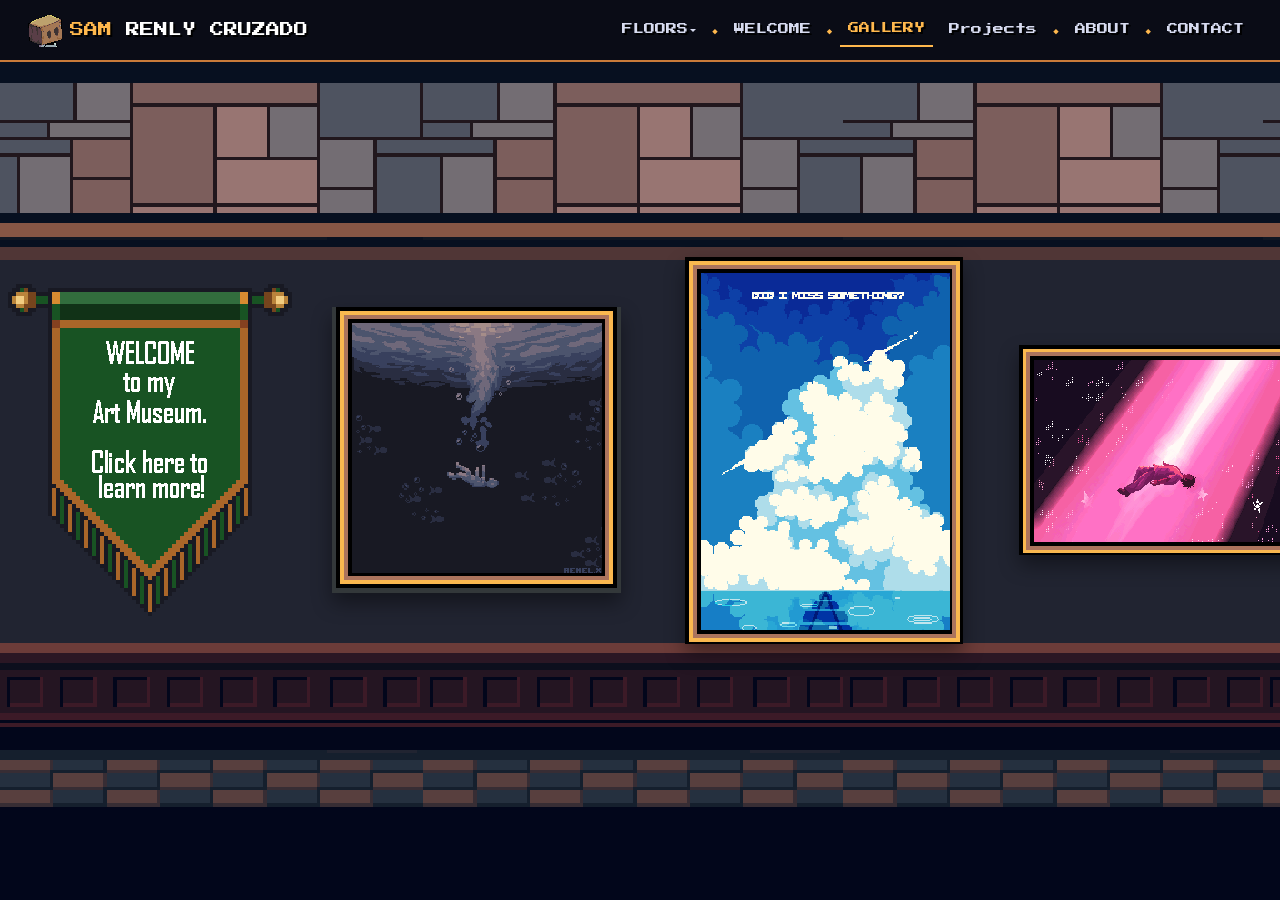
<file: gallery2.html>
<!doctype html>
<html lang="en">

<head>
  <meta charset="utf-8">
  <meta name="viewport" content="width=device-width, initial-scale=1">
  <title>Gallery — 2nd Floor</title>


  <link href="https://cdn.jsdelivr.net/npm/bootstrap@5.3.8/dist/css/bootstrap.min.css" rel="stylesheet">

  <link href="https://cdn.jsdelivr.net/npm/bootstrap-icons@1.11.3/font/bootstrap-icons.css" rel="stylesheet">

  <link href="https://fonts.googleapis.com/css2?family=Press+Start+2P&display=swap" rel="stylesheet">

  <link rel="stylesheet" href="css/gallery.css">
  
    <link rel="icon" type="image/svg" href="Uploads/Charactersmol.gif">
</head>

<body>


  <nav class="navbar navbar-expand-lg navbar-dark site-nav fixed-top px-3">
    <div class="container-fluid">
      <a class="navbar-brand d-flex align-items-center gap-2" href="index.html">
        <img src="Uploads/Charactersmol.gif" class="brand-sprite" alt="">
        <span><span class="accent">SAM</span> RENLY CRUZADO</span>
      </a>

      <button class="navbar-toggler" type="button" data-bs-toggle="collapse" data-bs-target="#nav" aria-controls="nav"
        aria-expanded="false" aria-label="Toggle navigation">
        <span class="navbar-toggler-icon"></span>
      </button>

      <div class="collapse navbar-collapse justify-content-end" id="nav">
        <ul class="navbar-nav align-items-lg-center gap-2 text-center">

  
          <li class="nav-item dropdown">
            <a class="nav-link dropdown-toggle" href="#" data-bs-toggle="dropdown">FLOORS</a>
            <ul class="dropdown-menu">
              <li><a class="dropdown-item" href="gallery.html">1st Floor</a></li>
              <li><a class="dropdown-item active" href="gallery2.html">2nd Floor</a></li>
              <li><a class="dropdown-item" href="gallery3.html">3rd Floor</a></li>
            </ul>
          </li>

          <li class="nav-sep d-none d-lg-block">◆</li>
          <li class="nav-item"><a class="nav-link" href="index.html">WELCOME</a></li>
          <li class="nav-sep d-none d-lg-block">◆</li>
          <li class="nav-item"><a class="nav-link active" aria-current="page" href="gallery.html">GALLERY</a></li>
                    <li class="nav-item"><a class="nav-link" href="projects.html">Projects</a></li>
          <li class="nav-sep d-none d-lg-block">◆</li>
          <li class="nav-item"><a class="nav-link" href="about.html">ABOUT</a></li>
          <li class="nav-sep d-none d-lg-block">◆</li>
          <li class="nav-item"><a class="nav-link" href="contact.html">CONTACT</a></li>
        </ul>
      </div>
    </div>
  </nav>


  <div class="world-wrapper">
    <div class="world d-flex align-items-center flex-nowrap">

      <button class="btn mx-2 mx-md-2 p-0 border-0" data-bs-toggle="modal" data-bs-target="#floorModal">
        <img src="Uploads/Banne2r.png" class="img-fluid banner-img" alt="Banner">
      </button>

      <button class="btn world-item mx-3 mx-md-4 p-2 border-0" data-bs-toggle="modal" data-bs-target="#imageModal"
        data-img="Uploads/port6.png" data-title="Drowing in the Void" data-artist="Sam Renly Cruzado"
        data-year="2025" data-style="Pixel Art">
        <img src="Uploads/port6.png" class="img-fluid banner-img" alt="">
      </button>

      <button class="btn world-item mx-4 mx-md-4 p-2 border-0" data-bs-toggle="modal" data-bs-target="#imageModal"
        data-img="Uploads/port7.png" data-title="Did I miss something?" data-artist="Sam Renly Cruzado"
        data-year="2025" data-style="Pixel Art">
        <img src="Uploads/port7.png" class="img-fluid banner-img" alt="">
      </button>

      <button class="btn world-item mx-4 mx-md-3 p-2 border-0" data-bs-toggle="modal" data-bs-target="#imageModal"
        data-img="Uploads/port8.gif" data-title="HabangBuhay Pansamantala" data-description=""
        data-artist="Sam Renly Cruzado" data-year="2025" data-style="Pixel Art">
        <img src="Uploads/port8.gif" class="img-fluid banner-img" alt="">
      </button>

      <button class="btn world-item mx-3 mx-md-3 p-2 border-0" data-bs-toggle="modal" data-bs-target="#imageModal"
        data-img="Uploads/port9.gif" data-title="Legend Of Hei" data-description=""
        data-artist="Sam Renly Cruzado" data-year="2025" data-style="Pixel Art">
        <img src="Uploads/port9.gif" class="img-fluid banner-img" alt="">
      </button>

      <button class="btn world-item mx-3 mx-md-3 p-2 border-0" data-bs-toggle="modal" data-bs-target="#imageModal"
        data-img="Uploads/port10.png" data-title="Mountain Fear" data-description=""
        data-artist="Sam Renly Cruzado" data-year="2025" data-style="Pixel Art">
        <img src="Uploads/port10.png" class="img-fluid banner-img" alt="">
      </button>

      <div class="floor-panel btn-group-vertical m-5">
        <button class="btn btn-floor" type="button" id="floor1Btn">1st Floor</button>
        <button class="btn btn-floor active" type="button" id="floor2Btn">2nd Floor</button>
        <button class="btn btn-floor" type="button" id="floor3Btn">3rd Floor</button>
      </div>

    </div>
  </div>

  <div id="floorTransition" class="floor-transition"></div>


  <div class="modal fade" id="imageModal" tabindex="-1" aria-hidden="true">
    <div class="modal-dialog modal-dialog-centered modal-xl">
      <div class="modal-content">

        <div class="modal-header px-4 py-3">
          <div>
            <h5 class="modal-title mb-0">Artwork Preview</h5>
            <small>Digital Exhibition Gallery</small>
          </div>
          <button type="button" class="btn-close btn-close-white" data-bs-dismiss="modal"></button>
        </div>

        <div class="modal-body px-4 pb-4">
          <div class="row g-4 align-items-start">

            <div class="col-12 col-lg-8 text-center">
              <div class="bg-black rounded-3 p-3 shadow-lg">
                <img id="modalImage" class="img-fluid rounded-3" alt="preview"
                  style="max-height: 80vh; width: 100%; object-fit: contain;">
              </div>
            </div>

            <div class="col-12 col-lg-4">
              <div class="mb-3">
                <h3 id="artTitle" class="mb-1">Artwork Title</h3>
                <p class="text-secondary mb-0 small">Featured Collection Piece</p>
              </div>
              <div class="mb-3">
                <p id="artDescription" class="small lh-lg">
                  Description of the artwork goes here. You can explain the meaning,
                  style, or story behind it.
                </p>
              </div>
              <hr>
              <div class="small">
                <div class="d-flex justify-content-between mb-2">
                  <span class="text-secondary">Artist</span>
                  <span id="artArtist">Unknown</span>
                </div>
                <div class="d-flex justify-content-between mb-2">
                  <span class="text-secondary">Year</span>
                  <span id="artYear">2025</span>
                </div>
                <div class="d-flex justify-content-between mb-2">
                  <span class="text-secondary">Style</span>
                  <span id="artStyle">Pixel Art</span>
                </div>
              </div>
              <div class="mt-4 d-flex flex-wrap gap-2">
                <span class="badge">Pixel Art</span>
                <span class="badge">Museum</span>
                <span class="badge">Digital</span>
              </div>
            </div>

          </div>
        </div>

      </div>
    </div>
  </div>


  <div class="modal fade" id="floorModal" tabindex="-1" aria-hidden="true">
    <div class="modal-dialog modal-dialog-centered modal-lg">
      <div class="modal-content text-white border-0 rounded-4">
        <div class="modal-header border-0">
          <button type="button" class="btn-close btn-close-white" data-bs-dismiss="modal"></button>
        </div>
        <div class="modal-body p-0 text-center">
          <img src="Uploads/Characte2r.png" class="img-fluid w-100" alt="Artwork">
        </div>
      </div>
    </div>
  </div>

  <script src="https://cdn.jsdelivr.net/npm/bootstrap@5.3.8/dist/js/bootstrap.bundle.min.js"></script>
  <script src="js/gallery.js"></script>

</body>

</html>
</file>
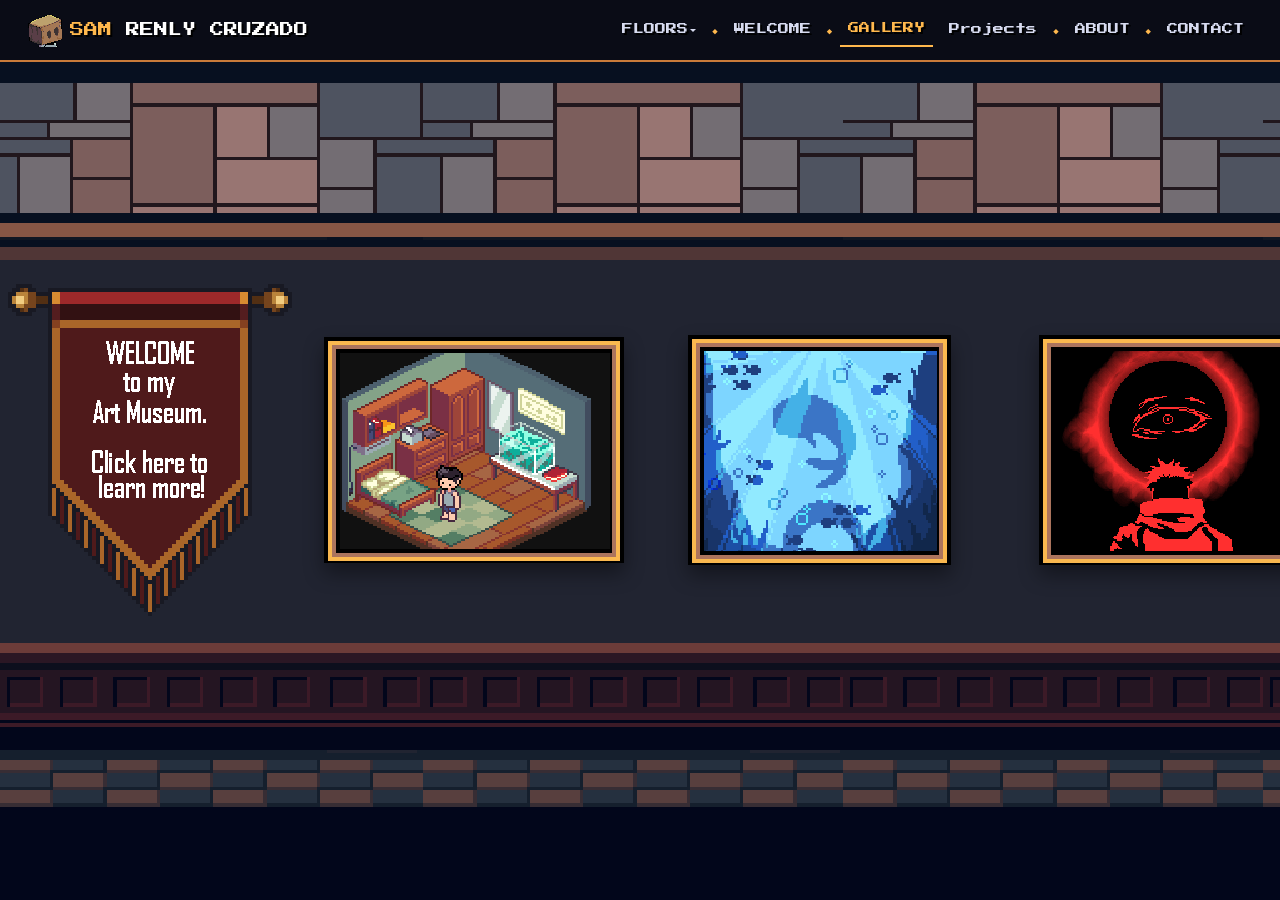
<file: gallery3.html>
<!doctype html>
<html lang="en">

<head>
  <meta charset="utf-8">
  <meta name="viewport" content="width=device-width, initial-scale=1">
  <title>Gallery — 3rd Floor</title>

  <link href="https://cdn.jsdelivr.net/npm/bootstrap@5.3.8/dist/css/bootstrap.min.css" rel="stylesheet">

  <link href="https://cdn.jsdelivr.net/npm/bootstrap-icons@1.11.3/font/bootstrap-icons.css" rel="stylesheet">

  <link href="https://fonts.googleapis.com/css2?family=Press+Start+2P&display=swap" rel="stylesheet">

  <link rel="stylesheet" href="css/gallery.css">
  
    <link rel="icon" type="image/svg" href="Uploads/Charactersmol.gif">
</head>

<body>

  <nav class="navbar navbar-expand-lg navbar-dark site-nav fixed-top px-3">
    <div class="container-fluid">
      <a class="navbar-brand d-flex align-items-center gap-2" href="index.html">
        <img src="Uploads/Charactersmol.gif" class="brand-sprite" alt="">
        <span><span class="accent">SAM</span> RENLY CRUZADO</span>
      </a>

      <button class="navbar-toggler" type="button" data-bs-toggle="collapse" data-bs-target="#nav" aria-controls="nav"
        aria-expanded="false" aria-label="Toggle navigation">
        <span class="navbar-toggler-icon"></span>
      </button>

      <div class="collapse navbar-collapse justify-content-end" id="nav">
        <ul class="navbar-nav align-items-lg-center gap-2 text-center">


          <li class="nav-item dropdown">
            <a class="nav-link dropdown-toggle" href="#" data-bs-toggle="dropdown">FLOORS</a>
            <ul class="dropdown-menu">
              <li><a class="dropdown-item" href="gallery.html">1st Floor</a></li>
              <li><a class="dropdown-item" href="gallery2.html">2nd Floor</a></li>
              <li><a class="dropdown-item active" href="gallery3.html">3rd Floor</a></li>
            </ul>
          </li>

          <li class="nav-sep d-none d-lg-block">◆</li>
          <li class="nav-item"><a class="nav-link" href="index.html">WELCOME</a></li>
          <li class="nav-sep d-none d-lg-block">◆</li>
          <li class="nav-item"><a class="nav-link active" aria-current="page" href="gallery.html">GALLERY</a></li>
                    <li class="nav-item"><a class="nav-link" href="projects.html">Projects</a></li>
          <li class="nav-sep d-none d-lg-block">◆</li>
          <li class="nav-item"><a class="nav-link" href="about.html">ABOUT</a></li>
          <li class="nav-sep d-none d-lg-block">◆</li>
          <li class="nav-item"><a class="nav-link" href="contact.html">CONTACT</a></li>
        </ul>
      </div>
    </div>
  </nav>

  <div class="world-wrapper">
    <div class="world d-flex align-items-center flex-nowrap">

      <button class="btn mx-2 mx-md-2 p-0 border-0" data-bs-toggle="modal" data-bs-target="#floorModal">
        <img src="Uploads/Banner.png" class="img-fluid banner-img" alt="Banner">
      </button>

      <button class="btn world-item mx-3 mx-md-3 p-2 border-0" data-bs-toggle="modal" data-bs-target="#imageModal"
        data-img="Uploads/port11.png" data-title="Empty Room" data-artist="Sam Renly Cruzado" data-year="2025"
        data-style="Pixel Art">
        <img src="Uploads/port11.png" class="img-fluid banner-img" alt="">
      </button>

      

      <button class="btn world-item mx-4 mx-md-4 p-3 border-0" data-bs-toggle="modal" data-bs-target="#imageModal"
        data-img="Uploads/port12.gif" data-title="Aquatic" data-artist="Sam Renly Cruzado" data-year="2025"
        data-style="Pixel Art">
        <img src="Uploads/port12.png" class="img-fluid banner-img" alt="">
      </button>

      <button class="btn world-item mx-3 mx-md-4 p-4 border-0" data-bs-toggle="modal" data-bs-target="#imageModal"
        data-img="Uploads/port13.png" data-title="JJK I" data-description="" data-artist="Sam Renly Cruzado"
        data-year="2025" data-style="Pixel Art">
        <img src="Uploads/port13.png" class="img-fluid banner-img" alt="">
      </button>

      <button class="btn world-item mx-5 mx-md-5 p-4 border-0" data-bs-toggle="modal" data-bs-target="#imageModal"
        data-img="Uploads/port14.png" data-title="JJK II" data-description="" data-artist="Sam Renly Cruzado"
        data-year="2025" data-style="Pixel Art">
        <img src="Uploads/port14.png" class="img-fluid banner-img" alt="">
      </button>

      <button class="btn world-item mx-4 mx-md-2 p-2 border-0" data-bs-toggle="modal" data-bs-target="#imageModal"
        data-img="Uploads/port15.png" data-title="Mahoraga" data-description="" data-artist="Sam Renly Cruzado"
        data-year="2025" data-style="Pixel Art">
        <img src="Uploads/port15.png" class="img-fluid banner-img" alt="">
      </button>




      <div class="floor-panel btn-group-vertical m-5">
        <button class="btn btn-floor" type="button" id="floor1Btn">1st Floor</button>
        <button class="btn btn-floor" type="button" id="floor2Btn">2nd Floor</button>
        <button class="btn btn-floor active" type="button" id="floor3Btn">3rd Floor</button>
      </div>

    </div>
  </div>

  <div id="floorTransition" class="floor-transition"></div>


  <div class="modal fade" id="imageModal" tabindex="-1" aria-hidden="true">
    <div class="modal-dialog modal-dialog-centered modal-xl">
      <div class="modal-content">

        <div class="modal-header px-4 py-3">
          <div>
            <h5 class="modal-title mb-0">Artwork Preview</h5>
            <small>Digital Exhibition Gallery</small>
          </div>
          <button type="button" class="btn-close btn-close-white" data-bs-dismiss="modal"></button>
        </div>

        <div class="modal-body px-4 pb-4">
          <div class="row g-4 align-items-start">

            <div class="col-12 col-lg-8 text-center">
              <div class="bg-black rounded-3 p-3 shadow-lg">
                <img id="modalImage" class="img-fluid rounded-3" alt="preview"
                  style="max-height: 80vh; width: 100%; object-fit: contain;">
              </div>
            </div>

            <div class="col-12 col-lg-4">
              <div class="mb-3">
                <h3 id="artTitle" class="mb-1">Artwork Title</h3>
                <p class="text-secondary mb-0 small">Featured Collection Piece</p>
              </div>
              <div class="mb-3">
                <p id="artDescription" class="small lh-lg">
                  Description of the artwork goes here. You can explain the meaning,
                  style, or story behind it.
                </p>
              </div>
              <hr>
              <div class="small">
                <div class="d-flex justify-content-between mb-2">
                  <span class="text-secondary">Artist</span>
                  <span id="artArtist">Unknown</span>
                </div>
                <div class="d-flex justify-content-between mb-2">
                  <span class="text-secondary">Year</span>
                  <span id="artYear">2025</span>
                </div>
                <div class="d-flex justify-content-between mb-2">
                  <span class="text-secondary">Style</span>
                  <span id="artStyle">Pixel Art</span>
                </div>
              </div>
              <div class="mt-4 d-flex flex-wrap gap-2">
                <span class="badge">Pixel Art</span>
                <span class="badge">Museum</span>
                <span class="badge">Digital</span>
              </div>
            </div>

          </div>
        </div>

      </div>
    </div>
  </div>


  <div class="modal fade" id="floorModal" tabindex="-1" aria-hidden="true">
    <div class="modal-dialog modal-dialog-centered modal-lg">
      <div class="modal-content text-white border-0 rounded-4">
        <div class="modal-header border-0">
          <button type="button" class="btn-close btn-close-white" data-bs-dismiss="modal"></button>
        </div>
        <div class="modal-body p-0 text-center">
          <img src="Uploads/Characte3r.png" class="img-fluid w-100" alt="Artwork">
        </div>
      </div>
    </div>
  </div>

  <script src="https://cdn.jsdelivr.net/npm/bootstrap@5.3.8/dist/js/bootstrap.bundle.min.js"></script>
  <script src="js/gallery.js"></script>

</body>

</html>
</file>
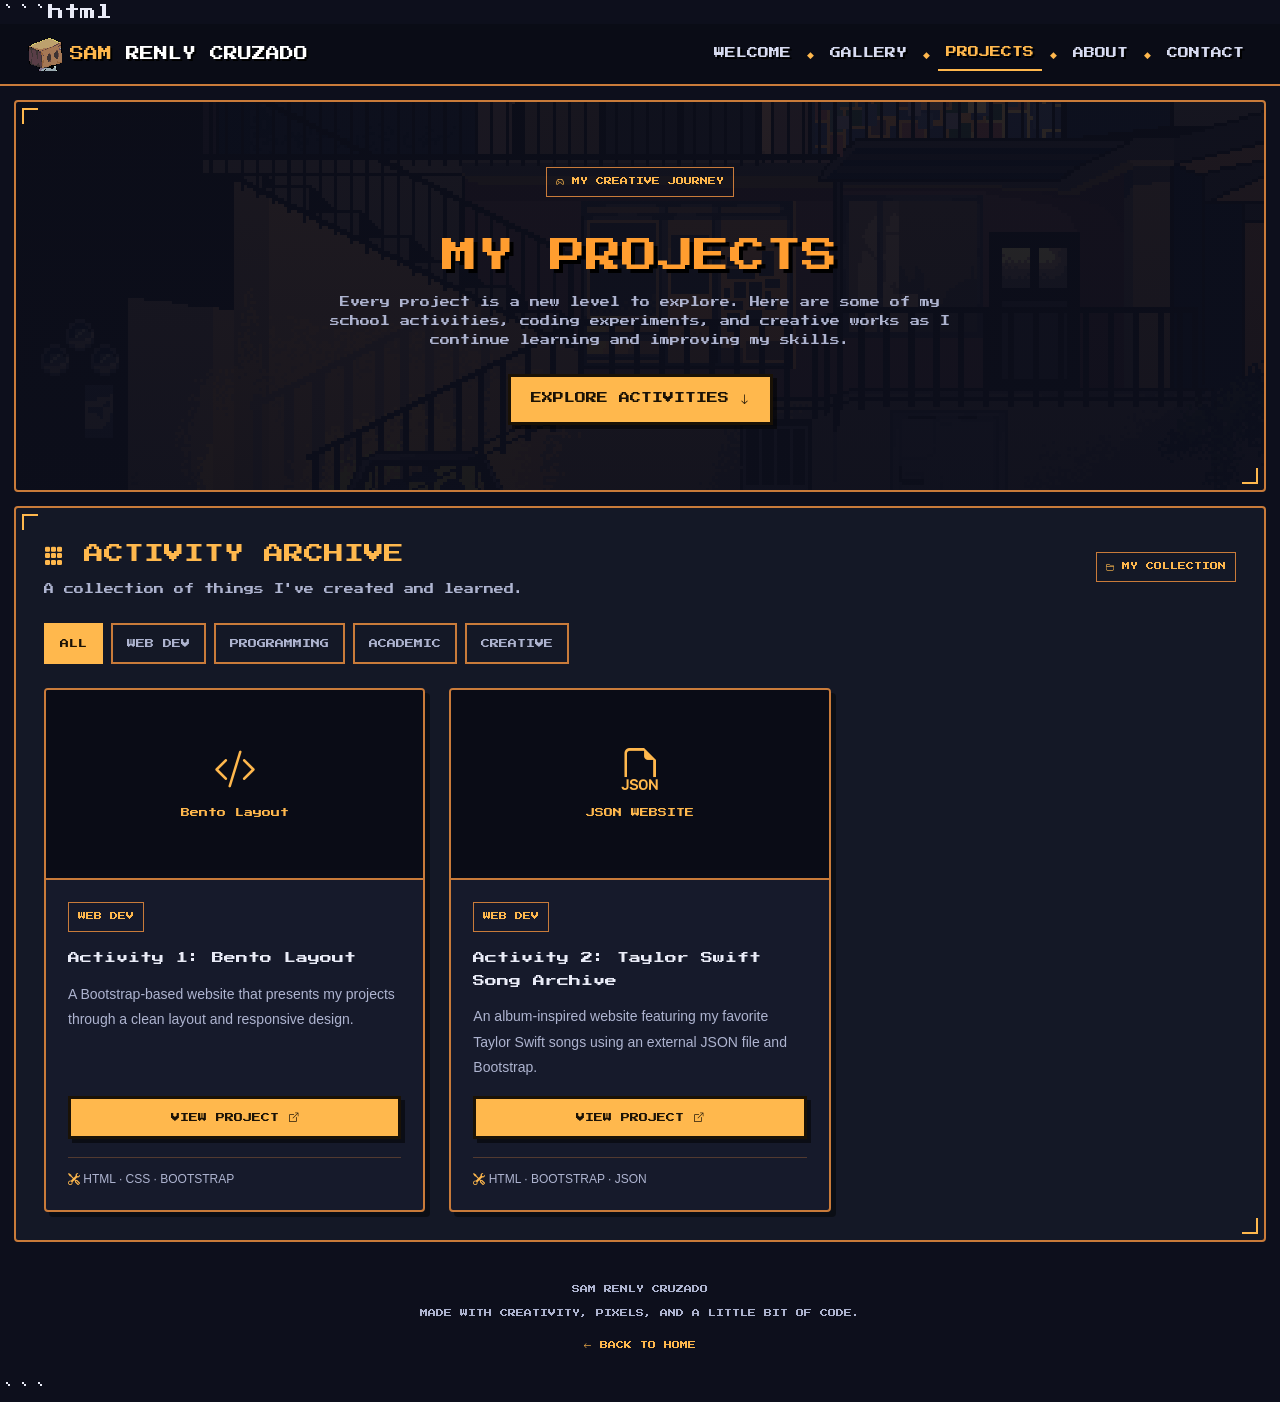
<file: projects.html>
```html
<!doctype html>
<html lang="en">

<head>
    <meta charset="utf-8">
    <meta name="viewport" content="width=device-width, initial-scale=1">

    <title>My Projects | Pixel Portfolio</title>

    <link href="https://cdn.jsdelivr.net/npm/bootstrap@5.3.8/dist/css/bootstrap.min.css" rel="stylesheet">
    <link href="https://cdn.jsdelivr.net/npm/bootstrap-icons@1.11.3/font/bootstrap-icons.css" rel="stylesheet">
    <link href="https://fonts.googleapis.com/css2?family=Press+Start+2P&display=swap" rel="stylesheet">
    <link rel="stylesheet" href="css/index.css">

    <style>
        .projects-hero {
            background:
                linear-gradient(rgba(13, 15, 28, 0.88), rgba(13, 15, 28, 0.94)),
                url("Uploads/index-bg.png") center/cover;
            padding: 65px 20px;
        }

        .projects-hero h1 {
            font-size: clamp(20px, 4vw, 36px);
            line-height: 1.6;
            color: var(--accent);
            text-shadow: 4px 4px #000;
        }

        .projects-hero p {
            max-width: 650px;
            margin: 0 auto;
        }

        .project-heading {
            font-size: clamp(14px, 2vw, 20px);
            color: var(--accent-2);
            line-height: 1.8;
        }

        .project-card {
            height: 100%;
            overflow: hidden;
            background: var(--panel-2);
            border: 2px solid var(--line);
            border-radius: 4px;
            box-shadow: 5px 5px 0 #00000070;
            transition: transform 0.2s ease, border-color 0.2s ease;
        }

        .project-card:hover {
            transform: translateY(-6px);
            border-color: var(--accent-2);
        }

        .project-image {
            height: 190px;
            background: #0a0c16;
            border-bottom: 2px solid var(--line);
            display: flex;
            align-items: center;
            justify-content: center;
            overflow: hidden;
        }

        .project-image img {
            width: 100%;
            height: 100%;
            object-fit: cover;
            image-rendering: pixelated;
            transition: transform 0.3s ease;
        }

        .project-card:hover .project-image img {
            transform: scale(1.04);
        }

        .project-placeholder {
            text-align: center;
            color: var(--accent-2);
            padding: 20px;
        }

        .project-placeholder i {
            display: block;
            font-size: 42px;
            margin-bottom: 15px;
        }

        .project-placeholder span {
            font-size: 9px;
            line-height: 1.8;
        }

        .project-card .card-body {
            padding: 22px;
        }

        .project-tag {
            display: inline-block;
            padding: 7px 9px;
            margin-bottom: 15px;
            color: var(--accent-2);
            border: 1px solid var(--line);
            font-size: 8px;
            line-height: 1.7;
        }

        .project-card h3 {
            color: var(--ink);
            font-size: 12px;
            line-height: 1.9;
            margin-bottom: 12px;
        }

        .project-card p {
            color: var(--muted);
            font-family: Arial, sans-serif;
            font-size: 14px;
            line-height: 1.8;
        }

        .project-btn {
            width: 100%;
            font-size: 9px;
            padding: 12px 10px;
            justify-content: center;
        }

        .project-footer {
            border-top: 1px solid #c97b3a55;
            padding-top: 12px;
            margin-top: 18px;
            color: var(--muted);
            font-family: Arial, sans-serif;
            font-size: 12px;
        }

        .project-footer i {
            color: var(--accent-2);
        }

        .filter-btn {
            font-family: "Press Start 2P", monospace;
            font-size: 9px;
            padding: 12px 14px;
            color: var(--muted);
            background: var(--panel);
            border: 2px solid var(--line);
            transition: 0.2s;
        }

        .filter-btn:hover,
        .filter-btn.active {
            color: #1a1206;
            background: var(--accent-2);
            border-color: var(--accent-2);
        }

        .empty-message {
            color: var(--muted);
            font-family: Arial, sans-serif;
            font-size: 15px;
        }

        .page-footer {
            padding: 25px 10px;
            color: var(--muted);
            text-align: center;
            font-size: 8px;
            line-height: 2;
        }

        @media (max-width: 575.98px) {
            .projects-hero {
                padding: 45px 15px;
            }

            .project-image {
                height: 170px;
            }

            .project-card .card-body {
                padding: 18px;
            }
        }
    </style>
</head>

<body>

    <!-- NAVBAR -->
    <nav class="navbar navbar-expand-lg navbar-dark site-nav px-3">
        <div class="container-fluid">

            <a class="navbar-brand d-flex align-items-center gap-2" href="index.html">
                <img src="Uploads/Charactersmol.gif" class="brand-sprite" alt="">
                <span><span class="accent">SAM</span> RENLY CRUZADO</span>
            </a>

            <button class="navbar-toggler" type="button" data-bs-toggle="collapse" data-bs-target="#nav"
                aria-controls="nav" aria-expanded="false" aria-label="Toggle navigation">
                <span class="navbar-toggler-icon"></span>
            </button>

            <div class="collapse navbar-collapse justify-content-end" id="nav">
                <ul class="navbar-nav align-items-lg-center gap-2 text-center">

                    <li class="nav-item">
                        <a class="nav-link" href="index.html">WELCOME</a>
                    </li>

                    <li class="nav-sep d-none d-lg-block">◆</li>

                    <li class="nav-item">
                        <a class="nav-link" href="gallery.html">GALLERY</a>
                    </li>

                    <li class="nav-sep d-none d-lg-block">◆</li>

                    <li class="nav-item">
                        <a class="nav-link active" aria-current="page" href="project.html">PROJECTS</a>
                    </li>

                    <li class="nav-sep d-none d-lg-block">◆</li>

                    <li class="nav-item">
                        <a class="nav-link" href="about.html">ABOUT</a>
                    </li>

                    <li class="nav-sep d-none d-lg-block">◆</li>

                    <li class="nav-item">
                        <a class="nav-link" href="contact.html">CONTACT</a>
                    </li>

                </ul>
            </div>
        </div>
    </nav>


    <!-- PAGE INTRO -->
    <header class="section projects-hero text-center">

        <div class="mb-3">
            <span class="project-tag">
                <i class="bi bi-controller"></i> MY CREATIVE JOURNEY
            </span>
        </div>

        <h1>MY PROJECTS</h1>

        <p class="small-text mx-auto">
            Every project is a new level to explore.
            Here are some of my school activities, coding experiments,
            and creative works as I continue learning and improving my skills.
        </p>

        <div class="mt-4">
            <a href="#activities" class="pixel-btn">
                EXPLORE ACTIVITIES
                <i class="bi bi-arrow-down"></i>
            </a>
        </div>

    </header>


    <!-- PROJECTS SECTION -->
    <main class="section" id="activities">

        <div class="d-flex flex-column flex-lg-row
      justify-content-between align-items-lg-center gap-3 mb-4">

            <div>
                <h2 class="project-heading mb-2">
                    <i class="bi bi-grid-3x3-gap-fill"></i>
                    ACTIVITY ARCHIVE
                </h2>

                <p class="small-text mb-0">
                    A collection of things I've created and learned.
                </p>
            </div>

            <span class="project-tag mb-0">
                <i class="bi bi-folder2-open"></i>
                MY COLLECTION
            </span>

        </div>


        <!-- CATEGORY FILTERS -->
        <div class="d-flex flex-wrap gap-2 mb-4" id="projectFilters">

            <button class="filter-btn active" data-filter="all" type="button">
                ALL
            </button>

            <button class="filter-btn" data-filter="web" type="button">
                WEB DEV
            </button>

            <button class="filter-btn" data-filter="programming" type="button">
                PROGRAMMING
            </button>

            <button class="filter-btn" data-filter="academic" type="button">
                ACADEMIC
            </button>

            <button class="filter-btn" data-filter="creative" type="button">
                CREATIVE
            </button>

        </div>


        <!-- ACTIVITY CARDS -->
        <div class="row g-4" id="projectGrid">


            <!-- ACTIVITY 1 -->
            <div class="col-12 col-md-6 col-xl-4 project-item" data-category="web">

                <article class="card project-card">

                    <div class="project-image">
                        <div class="project-placeholder">
                            <i class="bi bi-code-slash"></i>
                            <span>Bento Layout</span>
                        </div>
                    </div>

                    <div class="card-body d-flex flex-column">

                        <span class="project-tag align-self-start">WEB DEV</span>

                        <h3>Activity 1: Bento Layout</h3>

                        <p>
                            A Bootstrap-based website that presents my projects
                            through a clean layout and responsive design.
                        </p>

                        <a href="https://renel-199.github.io/WebDev/Activity1/projects.html"
                            class="pixel-btn project-btn mt-auto" target="_blank" rel="noopener noreferrer">
                            VIEW PROJECT <i class="bi bi-box-arrow-up-right"></i>
                        </a>

                        <div class="project-footer">
                            <i class="bi bi-tools"></i> HTML · CSS · BOOTSTRAP
                        </div>

                    </div>
                </article>
            </div>


            <!-- ACTIVITY 2 -->
            <div class="col-12 col-md-6 col-xl-4 project-item" data-category="web">

                <article class="card project-card">

                    <div class="project-image">
                        <div class="project-placeholder">
                            <i class="bi bi-filetype-json"></i>
                            <span>JSON WEBSITE</span>
                        </div>
                    </div>

                    <div class="card-body d-flex flex-column">

                        <span class="project-tag align-self-start">WEB DEV</span>

                        <h3>Activity 2: Taylor Swift Song Archive</h3>

                        <p>
                            An album-inspired website featuring my favorite Taylor Swift
                            songs using an external JSON file and Bootstrap.
                        </p>

                        <a href="https://renel-199.github.io/WebDev/Activity2/" class="pixel-btn project-btn mt-auto"
                            target="_blank" rel="noopener noreferrer">
                            VIEW PROJECT <i class="bi bi-box-arrow-up-right"></i>
                        </a>

                        <div class="project-footer">
                            <i class="bi bi-tools"></i> HTML · BOOTSTRAP · JSON
                        </div>

                    </div>
                </article>
            </div>




    </main>


    <!-- FOOTER -->
    <footer class="page-footer">
        <p class="mb-2">SAM RENLY CRUZADO</p>
        <p class="mb-0">MADE WITH CREATIVITY, PIXELS, AND A LITTLE BIT OF CODE.</p>

        <a href="index.html" class="text-decoration-none mt-3 d-inline-block" style="color: var(--accent-2);">
            <i class="bi bi-arrow-left"></i> BACK TO HOME
        </a>
    </footer>


    <!-- BOOTSTRAP -->
    <script src="https://cdn.jsdelivr.net/npm/bootstrap@5.3.8/dist/js/bootstrap.bundle.min.js"></script>

    <!-- CATEGORY FILTER -->
    <script>
        const filterButtons = document.querySelectorAll(".filter-btn");
        const projectItems = document.querySelectorAll(".project-item");
        const emptyMessage = document.getElementById("emptyMessage");

        filterButtons.forEach(button => {
            button.addEventListener("click", () => {
                const filter = button.dataset.filter;
                let visibleCount = 0;

                filterButtons.forEach(item => {
                    item.classList.remove("active");
                });

                button.classList.add("active");

                projectItems.forEach(project => {
                    const matches =
                        filter === "all" ||
                        project.dataset.category === filter;

                    project.classList.toggle("d-none", !matches);

                    if (matches) {
                        visibleCount++;
                    }
                });

                emptyMessage.classList.toggle("d-none", visibleCount > 0);
            });
        });
    </script>

</body>

</html>
```
</file>
<file: css/index.css>
:root {
  --bg: #0d0f1c;
  --panel: #141826;
  --panel-2: #161a2b;
  --ink: #e9ebf7;
  --muted: #aeb4d0;
  --accent: #ff9d2f;
  --accent-2: #ffb84d;
  --gold: #d98a3d;
  --line: #c97b3a;
}

* { box-sizing: border-box; }

body {
  margin: 0;
  padding: 0;
  font-family: "Press Start 2P", monospace;
  background: var(--bg);
  color: var(--ink);
  image-rendering: pixelated;
}

img { image-rendering: pixelated; }


.section {
  position: relative;
  margin: 14px;
  padding: 28px;
  border: 2px solid var(--line);
  background: var(--panel);
  border-radius: 4px;
}

.section::before,
.section::after {
  content: "";
  position: absolute;
  width: 16px;
  height: 16px;
  border: 2px solid var(--accent-2);
}
.section::before { top: 6px; left: 6px; border-right: 0; border-bottom: 0; }
.section::after { bottom: 6px; right: 6px; border-left: 0; border-top: 0; }


.site-nav {
  background: #0a0c16;
  border-bottom: 2px solid var(--line);
}
.brand-sprite { width: 34px; height: 34px; }
.navbar-brand {
  font-size: 14px;
  text-shadow: 2px 2px #000;
}
.navbar-brand .accent { color: var(--accent-2); }
.site-nav .nav-link {
  font-size: 11px;
  color: #d7dbf0 !important;
  text-shadow: 2px 2px #000;
  position: relative;
}
.site-nav .nav-link:hover { color: var(--accent-2) !important; }
.site-nav .nav-link.active {
  color: var(--accent-2) !important;
  border-bottom: 2px solid var(--accent-2);
}
.nav-sep { color: var(--accent-2); align-self: center; font-size: 9px; }


.pixel-btn {
  display: inline-flex;
  align-items: center;
  gap: 10px;
  font-family: "Press Start 2P", monospace;
  font-size: 11px;
  color: #1a1206;
  background: var(--accent-2);
  border: 3px solid #1a1206;
  padding: 14px 20px;
  text-decoration: none;
  box-shadow: 4px 4px 0 #00000080;
  transition: transform .12s ease, box-shadow .12s ease, background .2s ease;
}
.pixel-btn:hover { background: #ffd479; transform: translate(-2px,-2px); box-shadow: 6px 6px 0 #00000080; color:#1a1206; }
.pixel-btn:active { transform: translate(2px,2px); box-shadow: 1px 1px 0 #00000080; }

.hero {
  background:
    linear-gradient(rgba(0,0,0,0.55), rgba(0,0,0,0.65)),
    url("../Uploads/index-bg.png") no-repeat center center;
  background-size: cover;
  border-color: var(--line);
}

.hero h1 {
  font-size: clamp(1.6rem, 4.5vw, 3rem);
  line-height: 1.35;
  margin: 0 0 18px;
  text-shadow: 3px 3px #000;
  color: #fff;
}
.hero .welcome-label {
  display: block;
  color: #fff;
}
.hero .title-accent {
  display: block;
  color: var(--accent);
}

.small-text {
  font-size: 10px;
  line-height: 1.9;
  color: var(--muted);
}


.menu-btn {
  display: block;
  border: none;
  background: transparent;
  text-decoration: none;
  transition: transform 0.2s ease;
}

.menu-btn img {
  width: 100%;
  height: auto;
  filter: drop-shadow(4px 4px 0px #000);
  transition: transform 0.2s ease, filter 0.2s ease;
}

.menu-btn:hover img {
  transform: scale(1.08);
  filter: drop-shadow(0px 0px 12px var(--accent-2));
}

.menu-btn:active img {
  transform: scale(0.95);
}

@keyframes fadeIn {
  from { opacity: 0; transform: translateY(10px); }
  to   { opacity: 1; transform: translateY(0); }
}

.hero h1,
.hero .small-text {
  animation: fadeIn 1.5s ease-in-out;
}

@media (max-width: 991.98px) {
  .section { padding: 20px; }
}
@media (max-width: 575.98px) {
  .section { margin: 8px; padding: 16px; }
}
</file>
<file: css/about-new.css>
:root {
  --bg: #0d0f1c;
  --panel: #141826;
  --panel-2: #161a2b;
  --ink: #e9ebf7;
  --muted: #aeb4d0;
  --accent: #ff9d2f;
  --accent-2: #ffb84d;
  --gold: #d98a3d;
  --line: #c97b3a;
}

* { box-sizing: border-box; }

body {
  margin: 0;
  padding: 0;
  font-family: "Press Start 2P", monospace;
  background: var(--bg);
  color: var(--ink);
  image-rendering: pixelated;
}

img { image-rendering: pixelated; }

/* ---- Generic pixel panel with corner brackets ---- */
.section {
  position: relative;
  margin: 14px;
  padding: 28px;
  border: 2px solid var(--line);
  background: var(--panel);
  border-radius: 4px;
}

.section::before,
.section::after {
  content: "";
  position: absolute;
  width: 16px;
  height: 16px;
  border: 2px solid var(--accent-2);
}
.section::before { top: 6px; left: 6px; border-right: 0; border-bottom: 0; }
.section::after { bottom: 6px; right: 6px; border-left: 0; border-top: 0; }

.heading {
  display: flex;
  align-items: center;
  gap: 12px;
  font-size: clamp(1rem, 2.4vw, 1.6rem);
  color: #fff;
  text-shadow: 3px 3px #000;
  margin: 0 0 18px;
  letter-spacing: 1px;
}
.heading .diamond { color: var(--accent-2); }
.heading .bi { color: var(--accent-2); }

.lead-text,
p { line-height: 1.9; }

.small-text {
  font-size: 10px;
  line-height: 1.9;
  color: var(--muted);
}

/* ---- NAVBAR ---- */
.site-nav {
  background: #0a0c16;
  border-bottom: 2px solid var(--line);
}
.brand-sprite { width: 34px; height: 34px; }
.navbar-brand {
  font-size: 14px;
  text-shadow: 2px 2px #000;
}
.navbar-brand .accent { color: var(--accent-2); }
.site-nav .nav-link {
  font-size: 11px;
  color: #d7dbf0 !important;
  text-shadow: 2px 2px #000;
  position: relative;
}
.site-nav .nav-link:hover { color: var(--accent-2) !important; }
.site-nav .nav-link.active {
  color: var(--accent-2) !important;
  border-bottom: 2px solid var(--accent-2);
}
.nav-sep { color: var(--accent-2); align-self: center; font-size: 9px; }

/* ---- Buttons ---- */
.pixel-btn {
  display: inline-flex;
  align-items: center;
  gap: 10px;
  font-family: "Press Start 2P", monospace;
  font-size: 11px;
  color: #1a1206;
  background: var(--accent-2);
  border: 3px solid #1a1206;
  padding: 14px 20px;
  text-decoration: none;
  box-shadow: 4px 4px 0 #00000080;
  transition: transform .12s ease, box-shadow .12s ease, background .2s ease;
}
.pixel-btn:hover { background: #ffd479; transform: translate(-2px,-2px); box-shadow: 6px 6px 0 #00000080; color:#1a1206; }
.pixel-btn:active { transform: translate(2px,2px); box-shadow: 1px 1px 0 #00000080; }

/* ---- HERO ---- */
.hero {
  background:
    linear-gradient(180deg, rgba(13,15,28,.2), rgba(13,15,28,.6)),
    #11131f;
  border-color: var(--line);
}
.hero h1 {
  font-size: clamp(1.6rem, 4.5vw, 3rem);
  line-height: 1.35;
  margin: 0 0 18px;
  text-shadow: 3px 3px #000;
}
.hero .hi { font-size: clamp(.9rem,2vw,1.1rem); color:#fff; }
.hero .name { color: var(--accent); display:block; }
.hero-art {
  position: relative;

  background: #0a0c1600 url("../Uploads/Character.gif") center/cover no-repeat;
  min-height: 360px;
  overflow: hidden;
}

.social-rail { gap: 16px; }
.social-rail a {
  color: var(--accent-2);
  font-size: 22px;
  transition: transform .15s ease, color .15s ease;
}
.social-rail a:hover { color:#ffd479; transform: scale(1.2); }

/* ---- ABOUT ME ---- */
.about {
  background:
    linear-gradient(rgba(8,12,30,.55), rgba(8,12,30,.7)),
    url("../Uploads/about-hero.png") center/cover no-repeat;
  border-color: #2c3a6b;
}
.train-img {
  width: 100%;
  border: 3px solid var(--line);
  display: block;
}
.dialog-box {
  border: 3px solid var(--accent-2);
  background: rgba(10,14,32,.72);
  padding: 18px;
  font-size: 11px;
  line-height: 2;
  color: #eef0ff;
}

/* ---- STATS (below About Me) ---- */
.stat {
  display: flex;
  align-items: center;
  gap: 18px;
  margin-bottom: 10px;
}
.stat .tile {
  width: 62px; height: 62px;
  display: grid; place-items: center;
  border: 2px solid;
  border-radius: 6px;
  font-size: 26px;
  flex: 0 0 auto;
}
.stat .tile.t1 { color:#8b9bff; border-color:#8b9bff; background:rgba(139,155,255,.12); }
.stat .tile.t2 { color:#62d18a; border-color:#62d18a; background:rgba(98,209,138,.12); }
.stat .tile.t3 { color:#ff6b6b; border-color:#ff6b6b; background:rgba(255,107,107,.12); }
.stat .s-title { font-size: 15px; color: var(--accent-2); }
.stat .s-sub { font-size: 11px; color: var(--muted); margin-top:6px; }

/* ---- MY STYLE ---- */
.style { background: linear-gradient(120deg,#2a1530,#1a1226); border-color:#5a3a66; }
.style-grid img {
  width: 100%;
  aspect-ratio: 1/1;
  object-fit: cover;
  border: 2px solid var(--line);
  transition: transform .2s ease, box-shadow .2s ease;
}
.style-grid img:hover { transform: translateY(-4px); box-shadow: 0 10px 18px rgba(0,0,0,.5); }

/* ---- GALLERY ---- */
.gallery { background: var(--panel-2); }
.gallery-grid .g-item {
  width: 100%;
  aspect-ratio: 1/1;
  object-fit: cover;
  border: 2px solid var(--line);
  transition: transform .2s ease, box-shadow .2s ease;
}
.gallery-grid .g-item:hover { transform: scale(1.04); box-shadow: 0 10px 18px rgba(0,0,0,.55); z-index:2; position:relative; }

/* ---- ANIMATIONS ---- */
.anim { background: linear-gradient(120deg,#11251a,#0f1c16); border-color:#3f6b4a; }
.anim .heading { color:#cfe8d6; }
.anim-frame {
  border: 2px solid #3f6b4a;
  background: rgba(8,18,12,.6);
  padding: 10px;
  text-align: center;
}
.anim-frame img { width: 70px; height:70px; object-fit: contain; }
.anim-label { font-size: 9px; color:#7fd6a0; margin-top:10px; }
.speech {
  position: relative;
  background:#e9ebf7; color:#111; font-size:9px; line-height:1.7;
  padding:12px; border-radius:10px; max-width:150px;
}
.speech::after{
  content:""; position:absolute; left:-12px; top:50%; transform:translateY(-50%);
  border:8px solid transparent; border-right-color:#e9ebf7;
}

/* ---- CONTACT ---- */
.contact { background: var(--panel-2); }
.contact-img { width:100%; border:3px solid var(--line); }
.cinfo { display:flex; align-items:flex-start; gap:14px; margin-bottom:20px; }
.cinfo .bi { color: var(--accent-2); font-size: 20px; margin-top:2px; }
.cinfo .c-title { font-size:11px; color: var(--accent-2); }
.cinfo .c-sub { font-size:10px; color: var(--muted); margin-top:6px; word-break:break-word; }

/* ---- FOOTER ---- */
.site-footer {
  text-align:center;
  padding: 26px 14px;
  font-size: 10px;
  color: var(--muted);
  line-height: 2;
}
.site-footer .heart { color:#ff6b6b; }

/* ---- RESPONSIVE ---- */
@media (max-width: 991.98px) {
  .section { padding: 20px; }
  .hero-art { min-height: 260px; margin-top: 18px; }
  .social-rail { flex-direction: row !important; justify-content:center; margin-top:14px; }
}
@media (max-width: 575.98px) {
  .section { margin: 8px; padding: 16px; }
  .anim-frame img { width: 54px; height:54px; }
  .speech { max-width: 100%; }
}
</file>
<file: css/about.css>
:root {
  --bg: #0d0f1c;
  --panel: #141826;
  --panel-2: #161a2b;
  --ink: #e9ebf7;
  --muted: #aeb4d0;
  --accent: #ff9d2f;
  --accent-2: #ffb84d;
  --gold: #d98a3d;
  --line: #c97b3a;
}

* { box-sizing: border-box; }

body {
  margin: 0;
  padding: 0;
  font-family: "Press Start 2P", monospace;
  background: var(--bg);
  color: var(--ink);
  image-rendering: pixelated;
}

img { image-rendering: pixelated; }

/* ---- Generic pixel panel with corner brackets ---- */
.section {
  position: relative;
  margin: 14px;
  padding: 28px;
  border: 2px solid var(--line);
  background: var(--panel);
  border-radius: 4px;
}

.section::before,
.section::after {
  content: "";
  position: absolute;
  width: 16px;
  height: 16px;
  border: 2px solid var(--accent-2);
}
.section::before { top: 6px; left: 6px; border-right: 0; border-bottom: 0; }
.section::after { bottom: 6px; right: 6px; border-left: 0; border-top: 0; }

.heading {
  display: flex;
  align-items: center;
  gap: 12px;
  font-size: clamp(1rem, 2.4vw, 1.6rem);
  color: #fff;
  text-shadow: 3px 3px #000;
  margin: 0 0 18px;
  letter-spacing: 1px;
}
.heading .diamond { color: var(--accent-2); }
.heading .bi { color: var(--accent-2); }

.lead-text,
p { line-height: 1.9; }

.small-text {
  font-size: 10px;
  line-height: 1.9;
  color: var(--muted);
}


.site-nav {
  background: #0a0c16;
  border-bottom: 2px solid var(--line);
}
.brand-sprite { width: 34px; height: 34px; }
.navbar-brand {
  font-size: 14px;
  text-shadow: 2px 2px #000;
}
.navbar-brand .accent { color: var(--accent-2); }
.site-nav .nav-link {
  font-size: 11px;
  color: #d7dbf0 !important;
  text-shadow: 2px 2px #000;
  position: relative;
}
.site-nav .nav-link:hover { color: var(--accent-2) !important; }
.site-nav .nav-link.active {
  color: var(--accent-2) !important;
  border-bottom: 2px solid var(--accent-2);
}
.nav-sep { color: var(--accent-2); align-self: center; font-size: 9px; }


.pixel-btn {
  display: inline-flex;
  align-items: center;
  gap: 10px;
  font-family: "Press Start 2P", monospace;
  font-size: 11px;
  color: #1a1206;
  background: var(--accent-2);
  border: 3px solid #1a1206;
  padding: 14px 20px;
  text-decoration: none;
  box-shadow: 4px 4px 0 #00000080;
  transition: transform .12s ease, box-shadow .12s ease, background .2s ease;
}
.pixel-btn:hover { background: #ffd479; transform: translate(-2px,-2px); box-shadow: 6px 6px 0 #00000080; color:#1a1206; }
.pixel-btn:active { transform: translate(2px,2px); box-shadow: 1px 1px 0 #00000080; }


.hero {
  background:
    linear-gradient(180deg, rgba(13,15,28,.2), rgba(13,15,28,.6)),
    #11131f;
  border-color: var(--line);
}
.hero h1 {
  font-size: clamp(1.6rem, 4.5vw, 3rem);
  line-height: 1.35;
  margin: 0 0 18px;
  text-shadow: 3px 3px #000;
}
.hero .hi { font-size: clamp(.9rem,2vw,1.1rem); color:#fff; }
.hero .name { color: var(--accent); display:block; }
.hero-art {
  position: relative;

  background: #0a0c1600 url("../Uploads/Character.gif") center/cover no-repeat;
  min-height: 360px;
  overflow: hidden;
}

.social-rail { gap: 16px; }
.social-rail a {
  color: var(--accent-2);
  font-size: 22px;
  transition: transform .15s ease, color .15s ease;
}
.social-rail a:hover { color:#ffd479; transform: scale(1.2); }

.about {
  background:
    linear-gradient(rgba(8,12,30,.55), rgba(8,12,30,.7)),
    url("../Uploads/about-hero.png") center/cover no-repeat;
  border-color: #2c3a6b;
}
.train-img {
  width: 70%;
  border: 3px solid var(--line);
  display: block;
}
.dialog-box {
  border: 3px solid var(--accent-2);
  background: rgba(10,14,32,.72);
  padding: 18px;
  font-size: 11px;
  line-height: 2;
  color: #eef0ff;
}

.stat {
  display: flex;
  align-items: center;
  gap: 18px;
  margin-bottom: 10px;
}
.stat .tile {
  width: 62px; height: 62px;
  display: grid; place-items: center;
  border: 2px solid;
  border-radius: 6px;
  font-size: 26px;
  flex: 0 0 auto;
}
.stat .tile.t1 { color:#8b9bff; border-color:#8b9bff; background:rgba(139,155,255,.12); }
.stat .tile.t2 { color:#62d18a; border-color:#62d18a; background:rgba(98,209,138,.12); }
.stat .tile.t3 { color:#ff6b6b; border-color:#ff6b6b; background:rgba(255,107,107,.12); }
.stat .s-title { font-size: 15px; color: var(--accent-2); }
.stat .s-sub { font-size: 11px; color: var(--muted); margin-top:6px; }

.style { background: linear-gradient(120deg,#2a1530,#1a1226); border-color:#5a3a66; }
.style-grid img {
  width: 100%;
  aspect-ratio: 1/1;
  object-fit: cover;
  border: 2px solid var(--line);
  transition: transform .2s ease, box-shadow .2s ease;
}
.style-grid img:hover { transform: translateY(-4px); box-shadow: 0 10px 18px rgba(0,0,0,.5); }

.gallery { background: var(--panel-2); }
.gallery-grid .g-item {
  width: 100%;
  aspect-ratio: 1/1;
  object-fit: cover;
  border: 2px solid var(--line);
  transition: transform .2s ease, box-shadow .2s ease;
}
.gallery-grid .g-item:hover { transform: scale(1.04); box-shadow: 0 10px 18px rgba(0,0,0,.55); z-index:2; position:relative; }


.anim { background: linear-gradient(120deg,#11251a,#0f1c16); border-color:#3f6b4a; }
.anim .heading { color:#cfe8d6; }
.anim-frame {
  border: 2px solid #3f6b4a;
  background: rgba(8,18,12,.6);
  padding: 10px;
  text-align: center;
}
.anim-frame img { width: 70px; height:70px; object-fit: contain; }
.anim-label { font-size: 9px; color:#7fd6a0; margin-top:10px; }
.speech {
  position: relative;
  background:#e9ebf7; color:#111; font-size:9px; line-height:1.7;
  padding:12px; border-radius:10px; max-width:150px;
}
.speech::after{
  content:""; position:absolute; left:-12px; top:50%; transform:translateY(-50%);
  border:8px solid transparent; border-right-color:#e9ebf7;
}


.contact { background: var(--panel-2); }
.contact img {
  width: 80%;
  object-fit: cover;
}
.cinfo { display:flex; align-items:flex-start; gap:14px; margin-bottom:20px; }
.cinfo .bi { color: var(--accent-2); font-size: 20px; margin-top:2px; }
.cinfo .c-title { font-size:11px; color: var(--accent-2); }
.cinfo .c-sub { font-size:10px; color: var(--muted); margin-top:6px; word-break:break-word; }


.site-footer {
  text-align:center;
  padding: 26px 14px;
  font-size: 10px;
  color: var(--muted);
  line-height: 2;
}
.site-footer .heart { color:#ff6b6b; }


@media (max-width: 991.98px) {
  .section { padding: 20px; }
  .hero-art { min-height: 260px; margin-top: 18px; }
  .social-rail { flex-direction: row !important; justify-content:center; margin-top:14px; }
}
@media (max-width: 575.98px) {
  .section { margin: 8px; padding: 16px; }
  .anim-frame img { width: 54px; height:54px; }
  .speech { max-width: 100%; }
}
</file>
<file: css/contact.css>
:root {
  --bg: #0d0f1c;
  --panel: #141826;
  --panel-2: #161a2b;
  --ink: #e9ebf7;
  --muted: #aeb4d0;
  --accent: #ff9d2f;
  --accent-2: #ffb84d;
  --gold: #d98a3d;
  --line: #c97b3a;
}

* { box-sizing: border-box; }

body {
  margin: 0;
  padding: 0;
  font-family: "Press Start 2P", monospace;
  background: var(--bg);
  color: var(--ink);
  image-rendering: pixelated;
}

img { image-rendering: pixelated; }


.section {
  position: relative;
  margin: 14px;
  padding: 28px;
  border: 2px solid var(--line);
  background: var(--panel);
  border-radius: 4px;
}

.section::before,
.section::after {
  content: "";
  position: absolute;
  width: 16px;
  height: 16px;
  border: 2px solid var(--accent-2);
}
.section::before { top: 6px; left: 6px; border-right: 0; border-bottom: 0; }
.section::after { bottom: 6px; right: 6px; border-left: 0; border-top: 0; }

.heading {
  display: flex;
  align-items: center;
  gap: 12px;
  font-size: clamp(1rem, 2.4vw, 1.4rem);
  color: #fff;
  text-shadow: 3px 3px #000;
  letter-spacing: 1px;
}
.heading .bi { color: var(--accent-2); }

.small-text {
  font-size: 10px;
  line-height: 1.9;
  color: var(--muted);
}

.diamond { color: var(--accent-2); }


.site-nav {
  background: #0a0c16;
  border-bottom: 2px solid var(--line);
}
.brand-sprite { width: 34px; height: 34px; }
.navbar-brand {
  font-size: 14px;
  text-shadow: 2px 2px #000;
}
.navbar-brand .accent { color: var(--accent-2); }
.site-nav .nav-link {
  font-size: 11px;
  color: #d7dbf0 !important;
  text-shadow: 2px 2px #000;
  position: relative;
}
.site-nav .nav-link:hover { color: var(--accent-2) !important; }
.site-nav .nav-link.active {
  color: var(--accent-2) !important;
  border-bottom: 2px solid var(--accent-2);
}
.nav-sep { color: var(--accent-2); align-self: center; font-size: 9px; }

.pixel-btn {
  display: inline-flex;
  align-items: center;
  gap: 10px;
  font-family: "Press Start 2P", monospace;
  font-size: 11px;
  color: #1a1206;
  background: var(--accent-2);
  border: 3px solid #1a1206;
  padding: 14px 20px;
  text-decoration: none;
  cursor: pointer;
  box-shadow: 4px 4px 0 #00000080;
  transition: transform .12s ease, box-shadow .12s ease, background .2s ease;
}
.pixel-btn:hover { background: #ffd479; transform: translate(-2px,-2px); box-shadow: 6px 6px 0 #00000080; color:#1a1206; }
.pixel-btn:active { transform: translate(2px,2px); box-shadow: 1px 1px 0 #00000080; }


.hero-banner {
  background:
    linear-gradient(rgba(8,12,30,.6), rgba(8,12,30,.8)),
    url("../Uploads/about-hero.png") center/cover no-repeat;
  border-color: #2c3a6b;
  padding: 60px 28px;
}

.banner-title {
  font-size: clamp(1.2rem, 3vw, 2rem);
  color: #fff;
  text-shadow: 3px 3px #000;
  margin: 0 0 16px;
  letter-spacing: 2px;
}


.contact-main {
  background: var(--panel-2);
  border-color: var(--line);
}

.contact-sprite {
  width: 80px;
  height: 80px;
  object-fit: contain;
}


.info-card {
  display: flex;
  align-items: center;
  gap: 16px;
  padding: 16px;
  margin-bottom: 12px;
  border: 2px solid rgba(201,123,58,.3);
  border-radius: 4px;
  background: rgba(20,24,38,.6);
  transition: border-color .2s ease, transform .2s ease;
}
.info-card:hover {
  border-color: var(--accent-2);
  transform: translateX(4px);
}

.info-icon {
  width: 48px;
  height: 48px;
  display: grid;
  place-items: center;
  border: 2px solid var(--accent-2);
  border-radius: 6px;
  background: rgba(255,184,77,.1);
  color: var(--accent-2);
  font-size: 20px;
  flex: 0 0 auto;
}

.info-label {
  font-size: 11px;
  color: var(--accent-2);
  letter-spacing: 1px;
}
.info-value {
  font-size: 10px;
  color: var(--muted);
  margin-top: 4px;
  word-break: break-word;
}


.social-bar {
  display: flex;
  gap: 18px;
}
.social-bar a {
  color: var(--accent-2);
  font-size: 22px;
  transition: transform .15s ease, color .15s ease;
}
.social-bar a:hover { color: #ffd479; transform: scale(1.25); }


.form-panel {
  border: 2px solid var(--line);
  border-radius: 4px;
  background: rgba(20,24,38,.5);
  padding: 28px;
  height: 100%;
}

.form-title {
  font-size: clamp(.9rem, 2vw, 1.2rem);
  color: #fff;
  text-shadow: 3px 3px #000;
  margin: 0 0 24px;
  letter-spacing: 1px;
}

.pixel-label {
  display: block;
  font-size: 10px;
  color: var(--accent-2);
  margin-bottom: 8px;
  letter-spacing: 1px;
}

.pixel-input {
  width: 100%;
  font-family: "Press Start 2P", monospace;
  font-size: 10px;
  color: var(--ink);
  background: rgba(13,15,28,.8);
  border: 2px solid rgba(201,123,58,.35);
  border-radius: 4px;
  padding: 12px 14px;
  outline: none;
  transition: border-color .2s ease, box-shadow .2s ease;
  resize: vertical;
}
.pixel-input::placeholder {
  color: rgba(174,180,208,.4);
}
.pixel-input:focus {
  border-color: var(--accent-2);
  box-shadow: 0 0 0 3px rgba(255,184,77,.15);
}

.site-footer {
  text-align: center;
  padding: 26px 14px;
  font-size: 10px;
  color: var(--muted);
  line-height: 2;
}
.site-footer .heart { color: #ff6b6b; }


@media (max-width: 991.98px) {
  .section { padding: 20px; }
  .hero-banner { padding: 40px 20px; }
}
@media (max-width: 575.98px) {
  .section { margin: 8px; padding: 16px; }
  .form-panel { padding: 18px; }
  .contact-sprite { width: 60px; height: 60px; }
}
</file>
<file: css/gallery.css>
:root {
  --bg: #0d0f1c;
  --panel: #141826;
  --panel-2: #161a2b;
  --ink: #e9ebf7;
  --muted: #aeb4d0;
  --accent: #ff9d2f;
  --accent-2: #ffb84d;
  --gold: #d98a3d;
  --line: #c97b3a;
}

* { box-sizing: border-box; }

body {
  margin: 0;
  overflow-x: auto;
  overflow-y: hidden;
  font-family: "Press Start 2P", monospace;
  background: var(--bg);
  color: var(--ink);
  image-rendering: pixelated;
}

img { image-rendering: pixelated; }

.site-nav {
  background: #0a0c16;
  border-bottom: 2px solid var(--line);
  z-index: 1030;
}
.brand-sprite { width: 34px; height: 34px; }
.navbar-brand {
  font-size: 14px;
  text-shadow: 2px 2px #000;
}
.navbar-brand .accent { color: var(--accent-2); }
.site-nav .nav-link {
  font-size: 11px;
  color: #d7dbf0 !important;
  text-shadow: 2px 2px #000;
  position: relative;
}
.site-nav .nav-link:hover { color: var(--accent-2) !important; }
.site-nav .nav-link.active {
  color: var(--accent-2) !important;
  border-bottom: 2px solid var(--accent-2);
}
.nav-sep { color: var(--accent-2); align-self: center; font-size: 9px; }


.site-nav .dropdown-menu {
  background: var(--panel);
  border: 2px solid var(--line);
  border-radius: 4px;
}
.site-nav .dropdown-item {
  color: var(--ink);
  font-family: "Press Start 2P", monospace;
  font-size: 10px;
  padding: 10px 16px;
}
.site-nav .dropdown-item:hover,
.site-nav .dropdown-item:focus {
  background: rgba(255,184,77,.15);
  color: var(--accent-2);
}
.site-nav .dropdown-item.active,
.site-nav .dropdown-item:active {
  background: rgba(255,184,77,.25);
  color: var(--accent-2);
}


.world-wrapper {
  width: 100%;
  overflow-x: auto;
  overflow-y: hidden;
  scroll-behavior: smooth;
}


.world > * {
  flex: 0 0 auto;
}
.world {
  width: 2350px;
  height: 100vh;
  background: url("../Uploads/bg1.png");
  background-size: auto 100%;
  background-position: left center;
  position: relative;
}

.world-item {
  transition: transform 0.2s ease, filter 0.2s ease;
  filter: drop-shadow(0 10px 10px rgba(0,0,0,0.4));
}
.world-item:hover {
  transform: translateY(-6px) scale(1.03);
  filter: drop-shadow(0 18px 18px rgba(0,0,0,0.6));
}


.banner-img {
  max-width: 300px;
  height: auto;
  image-rendering: pixelated;
}


.floor-panel {
  background: rgba(20,24,38,.75);
  padding: 16px;
  border-radius: 4px;
  backdrop-filter: blur(8px);
  border: 2px solid var(--line);
}

.btn-floor {
  background: rgba(255,184,77,.08);
  color: var(--ink);
  border: 2px solid rgba(255,184,77,.25);
  font-family: "Press Start 2P", monospace;
  font-size: 10px;
  padding: 10px 16px;
  transition: all 0.2s ease;
}
.btn-floor:hover {
  background: rgba(255,184,77,.18);
  color: var(--accent-2);
  transform: translateX(4px);
}
.btn-floor.active {
  background: rgba(255,184,77,.3);
  border-color: var(--accent-2);
  color: var(--accent-2);
  font-weight: bold;
  transform: scale(1.08);
  box-shadow: 0 0 12px rgba(255,184,77,.25);
}


.modal-content {
  background: var(--panel) !important;
  border: 2px solid var(--line) !important;
  border-radius: 4px !important;
  backdrop-filter: blur(10px);
  color: var(--ink);
}
.modal-content .modal-header {
  border-bottom: 1px solid rgba(201,123,58,.3);
}
.modal-title {
  font-family: "Press Start 2P", monospace;
  font-size: 14px;
  color: var(--accent-2);
  text-shadow: 2px 2px #000;
}
.modal-content small {
  color: var(--muted) !important;
  font-size: 9px;
}

#artTitle {
  font-family: "Press Start 2P", monospace;
  font-size: 14px;
  color: #fff;
  text-shadow: 2px 2px #000;
}
#artDescription {
  font-size: 10px;
  line-height: 1.9;
  color: var(--muted) !important;
}

.modal-content .bg-black {
  background: rgba(0,0,0,.5) !important;
  border: 2px solid var(--line);
  border-radius: 4px !important;
}

.modal-content hr {
  border-color: var(--line) !important;
  opacity: .5;
}

.modal-content .text-secondary {
  color: var(--muted) !important;
}

.modal-content .badge {
  background: rgba(255,184,77,.15) !important;
  color: var(--accent-2) !important;
  border: 1px solid var(--line);
  font-family: "Press Start 2P", monospace;
  font-size: 8px;
}

.modal-content .small,
.modal-content .d-flex span {
  font-size: 10px;
}

#modalImage {
  transition: transform 0.2s ease;
}
#modalImage:hover {
  transform: scale(1.02);
}


#floorModal .modal-content {
  background: transparent !important;
  border: none !important;
  box-shadow: none;
}


.floor-transition {
  position: fixed;
  inset: 0;
  background: linear-gradient(var(--bg), #111);
  z-index: 9999;
  transform: translateY(100%);
  transition: transform 0.9s cubic-bezier(0.65, 0, 0.35, 1);
}
.floor-transition.active {
  transform: translateY(0%);
}
.floor-transition.exit {
  transform: translateY(-100%);
}


@media (max-width: 576px) {
  .world {
    background-size: auto 100%;
    background-position: left center;
    padding: 0;
  }
  .banner-img {
    width: 80%;
    height: auto;
  }
}
</file>
